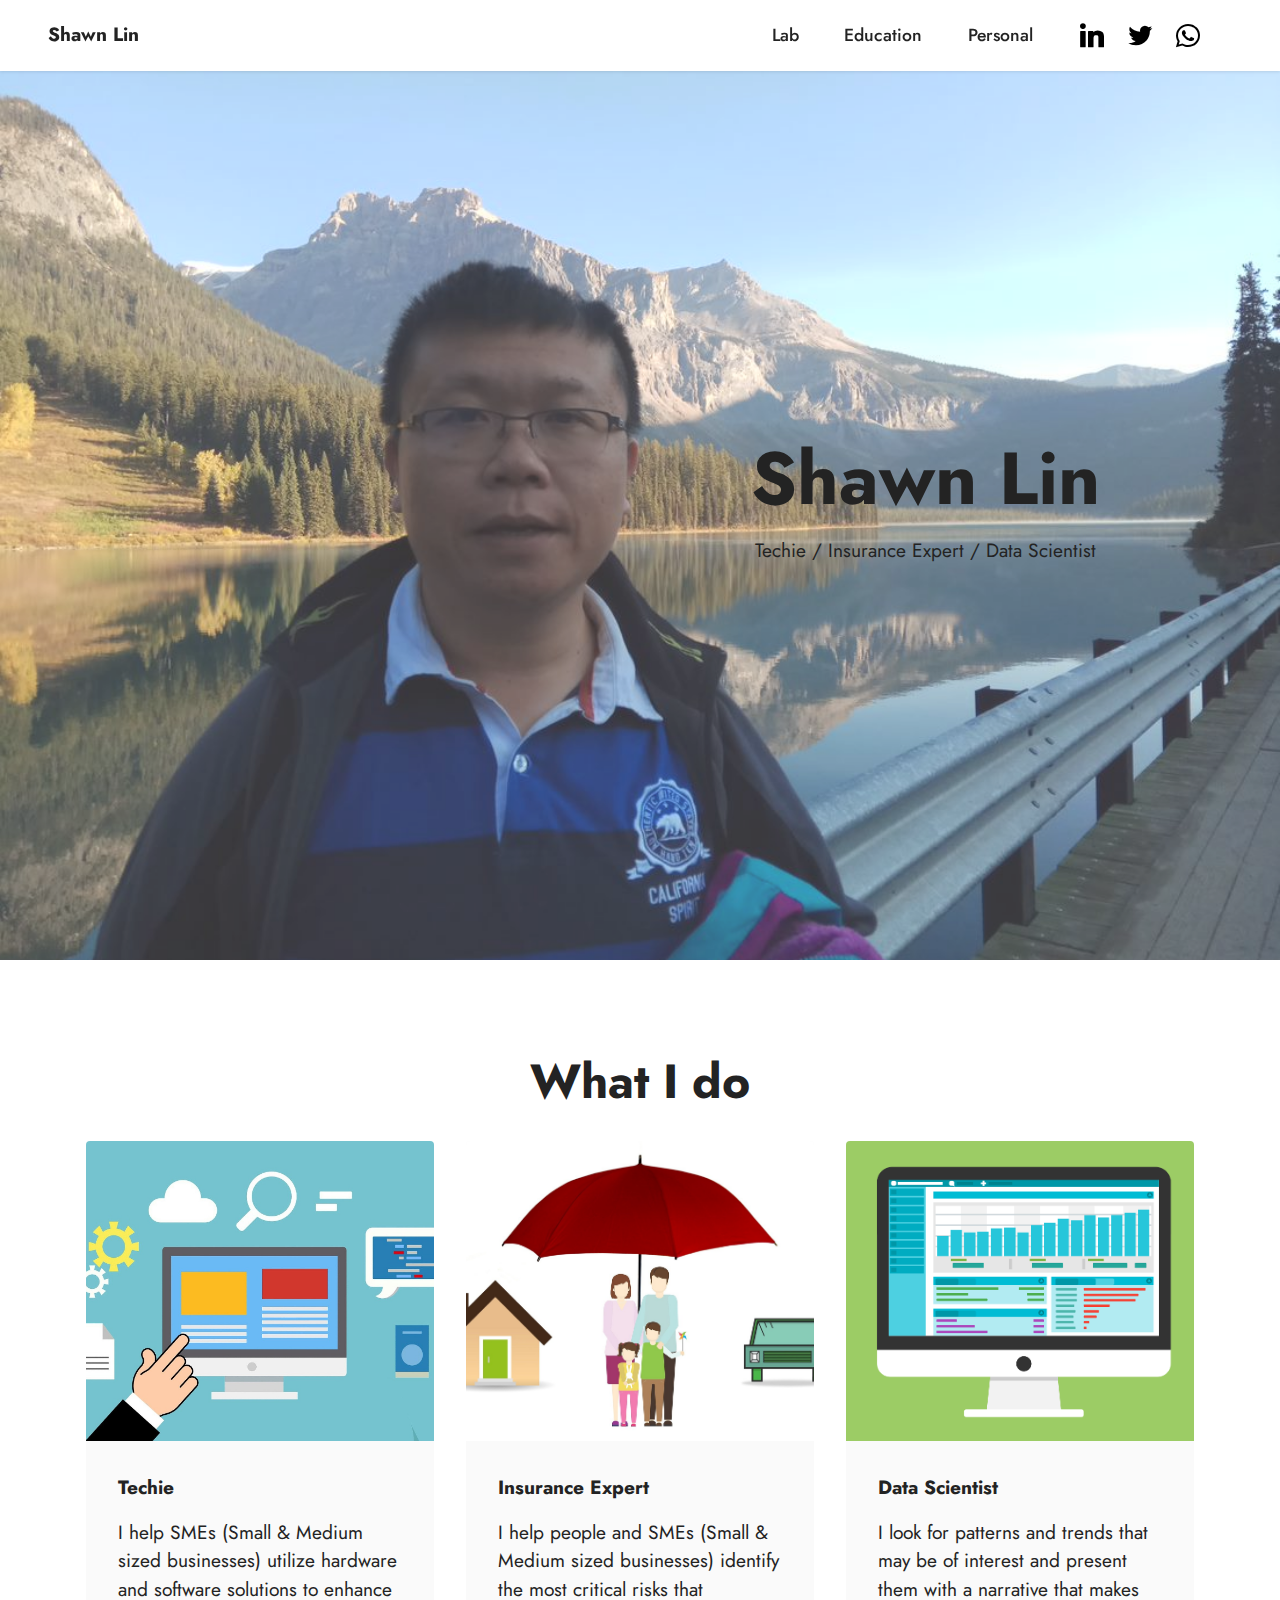
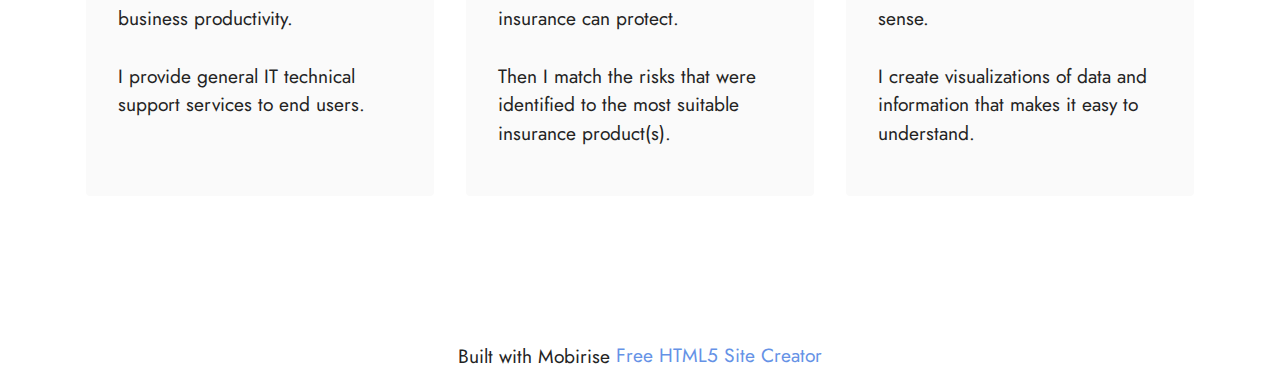
<file: index.html>
<!DOCTYPE html>
<html  >
<head>
  <!-- Site made with Mobirise Website Builder v5.6.11, https://mobirise.com -->
  <meta charset="UTF-8">
  <meta http-equiv="X-UA-Compatible" content="IE=edge">
  <meta name="generator" content="Mobirise v5.6.11, mobirise.com">
  <meta name="twitter:card" content="summary_large_image"/>
  <meta name="twitter:image:src" content="">
  <meta property="og:image" content="">
  <meta name="twitter:title" content="Home">
  <meta name="viewport" content="width=device-width, initial-scale=1, minimum-scale=1">
  <link rel="shortcut icon" href="assets/images/image-138-1.jpg" type="image/x-icon">
  <meta name="description" content="Shawn Lin">
  
  
  <title>Home</title>
  <link rel="stylesheet" href="assets/bootstrap/css/bootstrap.min.css">
  <link rel="stylesheet" href="assets/bootstrap/css/bootstrap-grid.min.css">
  <link rel="stylesheet" href="assets/bootstrap/css/bootstrap-reboot.min.css">
  <link rel="stylesheet" href="assets/dropdown/css/style.css">
  <link rel="stylesheet" href="assets/socicon/css/styles.css">
  <link rel="stylesheet" href="assets/theme/css/style.css">
  <link rel="preload" href="https://fonts.googleapis.com/css?family=Jost:100,200,300,400,500,600,700,800,900,100i,200i,300i,400i,500i,600i,700i,800i,900i&display=swap" as="style" onload="this.onload=null;this.rel='stylesheet'">
  <noscript><link rel="stylesheet" href="https://fonts.googleapis.com/css?family=Jost:100,200,300,400,500,600,700,800,900,100i,200i,300i,400i,500i,600i,700i,800i,900i&display=swap"></noscript>
  <link rel="preload" as="style" href="assets/mobirise/css/mbr-additional.css"><link rel="stylesheet" href="assets/mobirise/css/mbr-additional.css" type="text/css">
  
  
  
  
</head>
<body>
  
  <section data-bs-version="5.1" class="menu menu3 cid-sBx16R9ynh" once="menu" id="menu3-0">
    
    <nav class="navbar navbar-dropdown navbar-fixed-top navbar-expand-lg">
        <div class="container-fluid">
            <div class="navbar-brand">
                
                <span class="navbar-caption-wrap"><a class="navbar-caption text-black text-primary display-7" href="https://shawn.name/">Shawn Lin</a></span>
            </div>
            <button class="navbar-toggler" type="button" data-toggle="collapse" data-bs-toggle="collapse" data-target="#navbarSupportedContent" data-bs-target="#navbarSupportedContent" aria-controls="navbarNavAltMarkup" aria-expanded="false" aria-label="Toggle navigation">
                <div class="hamburger">
                    <span></span>
                    <span></span>
                    <span></span>
                    <span></span>
                </div>
            </button>
            <div class="collapse navbar-collapse" id="navbarSupportedContent">
                <ul class="navbar-nav nav-dropdown nav-right" data-app-modern-menu="true"><li class="nav-item"><a class="nav-link link text-black text-primary display-4" href="lab.html">Lab</a></li>
                    <li class="nav-item"><a class="nav-link link text-black text-primary display-4" href="edu.html">Education</a>
                    </li><li class="nav-item"><a class="nav-link link text-black text-primary display-4" href="personal.html">Personal</a></li></ul>
                <div class="icons-menu">
                    <a class="iconfont-wrapper" href="https://www.linkedin.com/in/linshawn/" target="_blank">
                        <span class="p-2 mbr-iconfont socicon-linkedin socicon"></span>
                    </a>
                    <a class="iconfont-wrapper" href="https://twitter.com/stslin" target="_blank">
                        <span class="p-2 mbr-iconfont socicon-twitter socicon"></span>
                    </a>
                    <a class="iconfont-wrapper" href="https://wa.me/886960407953" target="_blank">
                        <span class="p-2 mbr-iconfont socicon-whatsapp socicon"></span>
                    </a>
                    
                </div>
                
            </div>
        </div>
    </nav>
</section>

<section data-bs-version="5.1" class="header3 cid-sBx4Qnuj8O mbr-fullscreen" id="header3-1">

    

    <div class="mbr-overlay" style="opacity: 0.2; background-color: rgb(255, 255, 255);"></div>

    <div class="align-center container">
        <div class="row justify-content-end">
            <div class="col-12 col-lg-6">
                <h1 class="mbr-section-title mbr-fonts-style mb-3 display-1"><strong>Shawn Lin</strong></h1>
                
                <p class="mbr-text mbr-fonts-style display-7">Techie / Insurance Expert / Data Scientist</p>
                
            </div>
        </div>
    </div>
</section>

<section data-bs-version="5.1" class="features3 cid-sBxaUKzcGr" id="features3-2">
    
    
    <div class="container">
        <div class="mbr-section-head">
            <h4 class="mbr-section-title mbr-fonts-style align-center mb-0 display-2"><strong>What I do</strong></h4>
            
        </div>
        <div class="row mt-4">
            <div class="item features-image сol-12 col-md-6 col-lg-4">
                <div class="item-wrapper">
                    <div class="item-img">
                        <img src="assets/images/mbr-4.jpeg" alt="Techie/Information Technology">
                    </div>
                    <div class="item-content">
                        <h5 class="item-title mbr-fonts-style display-7"><strong>Techie</strong></h5>
                        
                        <p class="mbr-text mbr-fonts-style mt-3 display-7">I help SMEs (Small &amp; Medium sized businesses) utilize hardware and software solutions to enhance business productivity.<br><br>I provide general IT technical support services to end users.&nbsp;</p>
                    </div>
                    
                </div>
            </div>
            <div class="item features-image сol-12 col-md-6 col-lg-4">
                <div class="item-wrapper">
                    <div class="item-img">
                        <img src="assets/images/mbr-5.jpg" alt="Operations">
                    </div>
                    <div class="item-content">
                        <h5 class="item-title mbr-fonts-style display-7"><strong>Insurance Expert</strong></h5>
                        
                        <p class="mbr-text mbr-fonts-style mt-3 display-7">I help people and SMEs&nbsp;(Small &amp; Medium sized businesses) identify the most critical risks that insurance can protect.<br><br>Then I match the risks that were identified to the most suitable insurance product(s).</p>
                    </div>
                    
                </div>
            </div>
            <div class="item features-image сol-12 col-md-6 col-lg-4">
                <div class="item-wrapper">
                    <div class="item-img">
                        <img src="assets/images/mbr-4.png" alt="Translate">
                    </div>
                    <div class="item-content">
                        <h5 class="item-title mbr-fonts-style display-7"><strong>Data Scientist</strong></h5>
                        
                        <p class="mbr-text mbr-fonts-style mt-3 display-7">I look for patterns and trends that may be of interest and present them with a narrative that makes sense.<br><br>I create visualizations of data and information that makes it easy to understand.</p>
                    </div>
                    
                </div>
            </div>
        </div>
    </div>
</section><section class="display-7" style="padding: 0;align-items: center;justify-content: center;flex-wrap: wrap;    align-content: center;display: flex;position: relative;height: 4rem;"><a href="https://mobiri.se/2517482" style="flex: 1 1;height: 4rem;position: absolute;width: 100%;z-index: 1;"><img alt="" style="height: 4rem;" src="[data-uri]"></a><p style="margin: 0;text-align: center;" class="display-7">Built with Mobirise &#8204;</p><a style="z-index:1" href="https://mobirise.com/html-builder.html">Free HTML5 Site Creator</a></section><script src="assets/bootstrap/js/bootstrap.bundle.min.js"></script>  <script src="assets/smoothscroll/smooth-scroll.js"></script>  <script src="assets/ytplayer/index.js"></script>  <script src="assets/dropdown/js/navbar-dropdown.js"></script>  <script src="assets/theme/js/script.js"></script>  
  
  
</body>
</html>
</file>
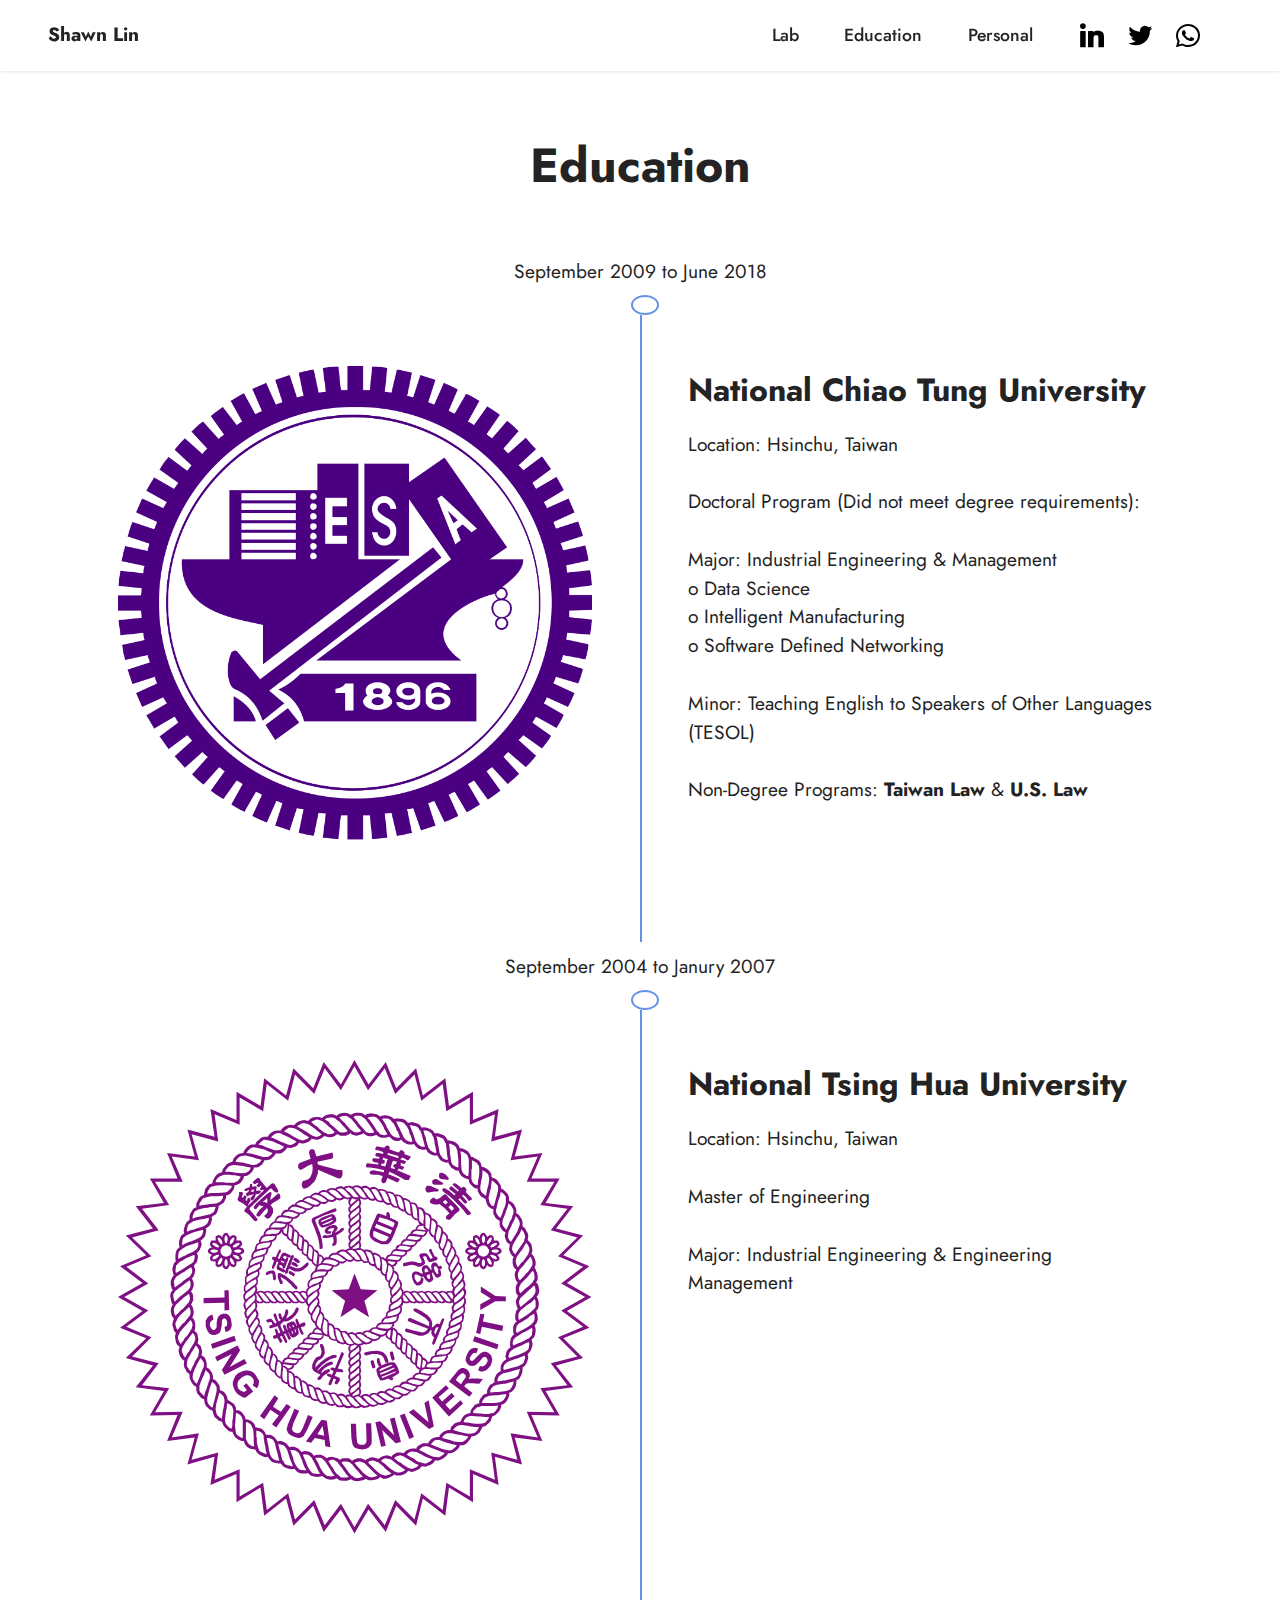
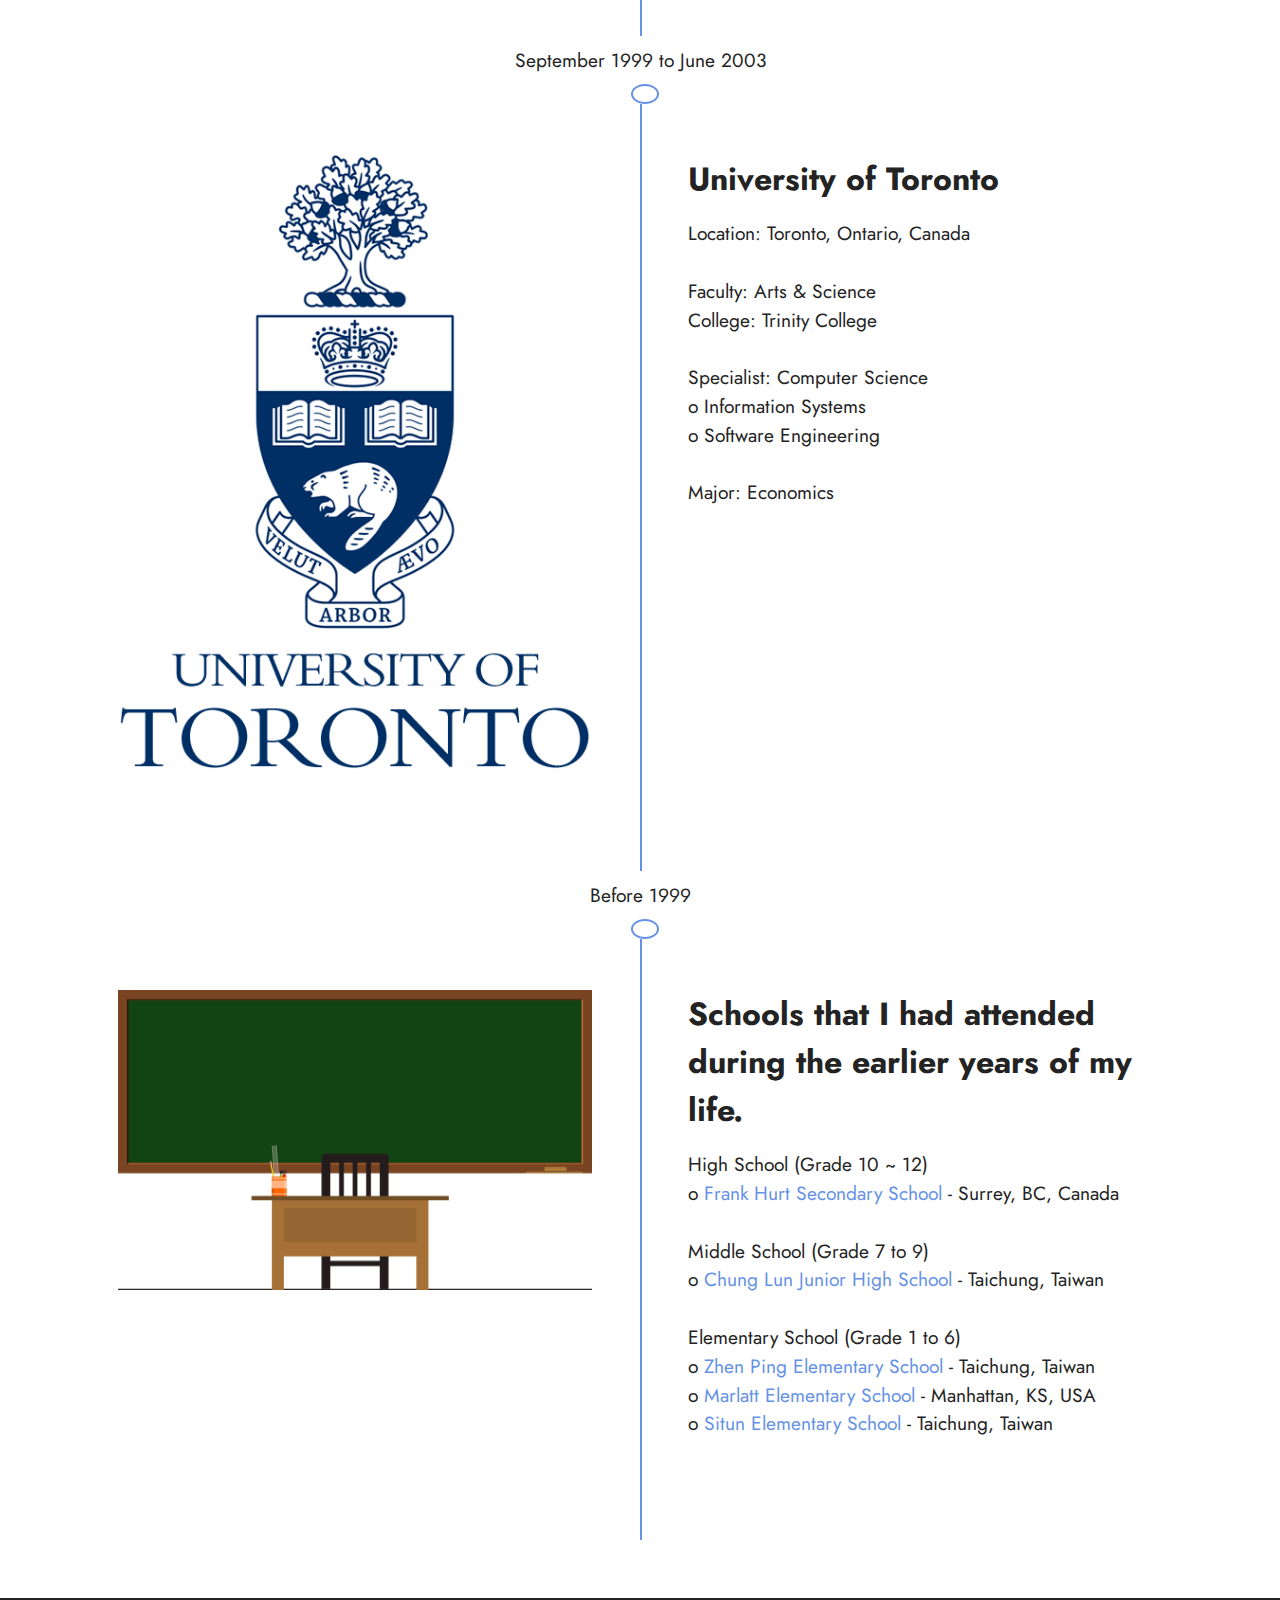
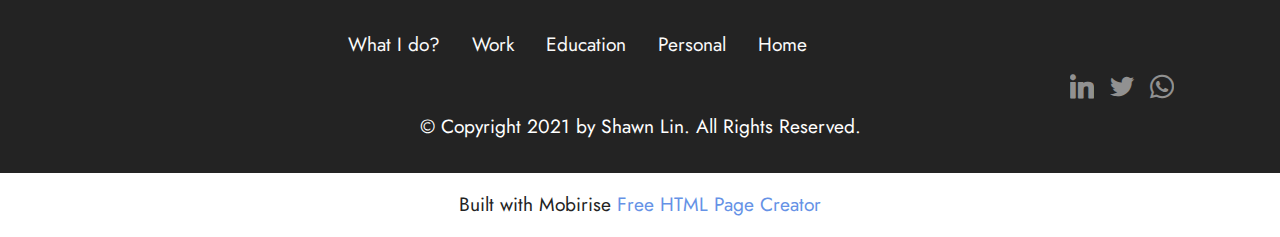
<file: edu.html>
<!DOCTYPE html>
<html  >
<head>
  <!-- Site made with Mobirise Website Builder v5.6.11, https://mobirise.com -->
  <meta charset="UTF-8">
  <meta http-equiv="X-UA-Compatible" content="IE=edge">
  <meta name="generator" content="Mobirise v5.6.11, mobirise.com">
  <meta name="twitter:card" content="summary_large_image"/>
  <meta name="twitter:image:src" content="">
  <meta property="og:image" content="">
  <meta name="twitter:title" content="Education">
  <meta name="viewport" content="width=device-width, initial-scale=1, minimum-scale=1">
  <link rel="shortcut icon" href="assets/images/image-138-1.jpg" type="image/x-icon">
  <meta name="description" content="">
  
  
  <title>Education</title>
  <link rel="stylesheet" href="assets/bootstrap/css/bootstrap.min.css">
  <link rel="stylesheet" href="assets/bootstrap/css/bootstrap-grid.min.css">
  <link rel="stylesheet" href="assets/bootstrap/css/bootstrap-reboot.min.css">
  <link rel="stylesheet" href="assets/dropdown/css/style.css">
  <link rel="stylesheet" href="assets/socicon/css/styles.css">
  <link rel="stylesheet" href="assets/theme/css/style.css">
  <link rel="preload" href="https://fonts.googleapis.com/css?family=Jost:100,200,300,400,500,600,700,800,900,100i,200i,300i,400i,500i,600i,700i,800i,900i&display=swap" as="style" onload="this.onload=null;this.rel='stylesheet'">
  <noscript><link rel="stylesheet" href="https://fonts.googleapis.com/css?family=Jost:100,200,300,400,500,600,700,800,900,100i,200i,300i,400i,500i,600i,700i,800i,900i&display=swap"></noscript>
  <link rel="preload" as="style" href="assets/mobirise/css/mbr-additional.css"><link rel="stylesheet" href="assets/mobirise/css/mbr-additional.css" type="text/css">
  
  
  
  
</head>
<body>
  
  <section data-bs-version="5.1" class="menu menu3 cid-sBx16R9ynh" once="menu" id="menu3-p">
    
    <nav class="navbar navbar-dropdown navbar-fixed-top navbar-expand-lg">
        <div class="container-fluid">
            <div class="navbar-brand">
                
                <span class="navbar-caption-wrap"><a class="navbar-caption text-black text-primary display-7" href="https://shawn.name/">Shawn Lin</a></span>
            </div>
            <button class="navbar-toggler" type="button" data-toggle="collapse" data-bs-toggle="collapse" data-target="#navbarSupportedContent" data-bs-target="#navbarSupportedContent" aria-controls="navbarNavAltMarkup" aria-expanded="false" aria-label="Toggle navigation">
                <div class="hamburger">
                    <span></span>
                    <span></span>
                    <span></span>
                    <span></span>
                </div>
            </button>
            <div class="collapse navbar-collapse" id="navbarSupportedContent">
                <ul class="navbar-nav nav-dropdown nav-right" data-app-modern-menu="true"><li class="nav-item"><a class="nav-link link text-black text-primary display-4" href="lab.html">Lab</a></li>
                    <li class="nav-item"><a class="nav-link link text-black text-primary display-4" href="edu.html">Education</a>
                    </li><li class="nav-item"><a class="nav-link link text-black text-primary display-4" href="personal.html">Personal</a></li></ul>
                <div class="icons-menu">
                    <a class="iconfont-wrapper" href="https://www.linkedin.com/in/linshawn/" target="_blank">
                        <span class="p-2 mbr-iconfont socicon-linkedin socicon"></span>
                    </a>
                    <a class="iconfont-wrapper" href="https://twitter.com/stslin" target="_blank">
                        <span class="p-2 mbr-iconfont socicon-twitter socicon"></span>
                    </a>
                    <a class="iconfont-wrapper" href="https://wa.me/886960407953" target="_blank">
                        <span class="p-2 mbr-iconfont socicon-whatsapp socicon"></span>
                    </a>
                    
                </div>
                
            </div>
        </div>
    </nav>
</section>

<section data-bs-version="5.1" class="timeline3 cid-sByjevcbNC" id="timeline3-w">
    
    
    <div class="container">
        <div class="mbr-section-head">
            <h3 class="mbr-section-title mbr-fonts-style align-center mb-0 display-2">
                <strong>Education</strong></h3>
            
        </div>
        <div class="timelines-container mt-4">
            <div class="row timeline-element first-separline mb-5">
                <div class="timeline-date col-12">
                    <div class="timeline-date-wrapper">
                        <p class="mbr-timeline-date display-7">
                            September 2009 to June 2018</p>
                    </div>
                </div>
                <span class="iconBackground"></span>
                <div class="col-12 col-md-6">
                    <div class="image-wrapper">
                        <a href="https://www.nctu.edu.tw/en" target="_blank"><img src="assets/images/800px-nctu-emblem.svg.png" alt="National Chiao Tung University" title=""></a>
                    </div>
                </div>
                <div class="col-12 col-md-6">
                    <div class="timeline-text-wrapper">
                        <h4 class="mbr-timeline-title mbr-fonts-style mb-0 display-5">
                            <strong>National Chiao Tung University</strong></h4>
                        <p class="mbr-text mbr-fonts-style mt-3 mb-0 display-7">Location: Hsinchu, Taiwan<br><br>Doctoral Program (Did not meet degree requirements):<br><br>Major: Industrial Engineering &amp; Management<br>o	Data Science<br>o Intelligent Manufacturing<br>o Software Defined Networking<br><br>Minor: Teaching English to Speakers of Other Languages (TESOL)<br><br>Non-Degree Programs: <strong>Taiwan Law</strong> &amp; <strong>U.S. Law</strong><br></p>
                    </div>
                </div>
            </div>
            <div class="row timeline-element first-separline mb-5">
                <div class="timeline-date col-12">
                    <div class="timeline-date-wrapper">
                        <p class="mbr-timeline-date display-7">
                            September 2004 to Janury 2007</p>
                    </div>
                </div>
                <span class="iconBackground"></span>
                <div class="col-12 col-md-6">
                    <div class="image-wrapper">
                        <a href="http://nthu-en.site.nthu.edu.tw/" target="_blank"><img src="assets/images/the-logo-of-national-tsing-hua-university.svg" alt="National Tsing Hua University" title=""></a>
                    </div>
                </div>
                <div class="col-12 col-md-6">
                    <div class="timeline-text-wrapper">
                        <h4 class="mbr-timeline-title mbr-fonts-style mb-0 display-5">
                            <strong>National Tsing Hua University</strong></h4>
                        <p class="mbr-text mbr-fonts-style mt-3 mb-0 display-7">Location: Hsinchu, Taiwan<br><br>Master of Engineering<br><br>Major: Industrial Engineering &amp; Engineering Management<br></p>
                    </div>
                </div>
            </div>
            <div class="row timeline-element first-separline mb-5">
                <div class="timeline-date col-12">
                    <div class="timeline-date-wrapper">
                        <p class="mbr-timeline-date display-7">
                            September 1999 to June 2003</p>
                    </div>
                </div>
                <span class="iconBackground"></span>
                <div class="col-12 col-md-6">
                    <div class="image-wrapper">
                        <a href="https://www.utoronto.ca/" target="_blank"><img src="assets/images/uoftlogo.png" alt="University of Toronto" title=""></a>
                    </div>
                </div>
                <div class="col-12 col-md-6">
                    <div class="timeline-text-wrapper">
                        <h4 class="mbr-timeline-title mbr-fonts-style mb-0 display-5">
                            <strong>University of Toronto</strong></h4>
                        <p class="mbr-text mbr-fonts-style mt-3 mb-0 display-7">Location: Toronto, Ontario, Canada<br><br>Faculty: Arts &amp; Science<br>College: Trinity College<br><br>Specialist: Computer Science<br>o Information Systems<br>o Software Engineering<br><br>Major: Economics<br></p>
                    </div>
                </div>
            </div>
            <div class="row timeline-element first-separline mb-5">
                <div class="timeline-date col-12">
                    <div class="timeline-date-wrapper">
                        <p class="mbr-timeline-date display-7">Before 1999</p>
                    </div>
                </div>
                <span class="iconBackground"></span>
                <div class="col-12 col-md-6">
                    <div class="image-wrapper">
                        <img src="assets/images/mbr-3.png" alt="Schools" title="">
                    </div>
                </div>
                <div class="col-12 col-md-6">
                    <div class="timeline-text-wrapper">
                        <h4 class="mbr-timeline-title mbr-fonts-style mb-0 display-5">
                            <strong>Schools that I had attended during the earlier years of my life.</strong></h4>
                        <p class="mbr-text mbr-fonts-style mt-3 mb-0 display-7">
                            High School (Grade 10 ~ 12)<br>o	<a href="https://www.surreyschools.ca/schools/frankhurt/Pages/default.aspx" class="text-primary" target="_blank">Frank Hurt Secondary School</a> - Surrey, BC, Canada<br><br>Middle School (Grade 7 to 9)<br>o <a href="https://cljh.tc.edu.tw/" class="text-primary" target="_blank">Chung Lun Junior High School</a> - Taichung, Taiwan<br><br>Elementary School (Grade 1 to 6)<br>o <a href="https://zpes.tc.edu.tw/" class="text-primary" target="_blank">Zhen Ping Elementary School </a>- Taichung, Taiwan<br>o <a href="https://www.usd383.org/schools/elementary-schools/marlatt-elementary-school/about-us-1029" class="text-primary" target="_blank">Marlatt Elementary School </a>- Manhattan, KS, USA<br>o <a href="https://stes.tc.edu.tw/" class="text-primary" target="_blank">Situn Elementary School</a> - Taichung, Taiwan<br></p>
                    </div>
                </div>
            </div>
            
            
            
            
            
            
            
            
        </div>
    </div>
</section>

<section data-bs-version="5.1" class="footer3 cid-sBxZduYo3B" once="footers" id="footer3-q">

    

    

    <div class="container">
        <div class="media-container-row align-center mbr-white">
            <div class="row row-links">
                <ul class="foot-menu">
                    
                    
                    
                    
                    
                <li class="foot-menu-item mbr-fonts-style display-7">
                        <a class="text-white text-primary" href="what.html">What I do?
                    </a></li><li class="foot-menu-item mbr-fonts-style display-7"><a href="work.html" class="text-white">Work</a></li><li class="foot-menu-item mbr-fonts-style display-7">
                        <a class="text-white text-primary" href="edu.html">Education</a>
                    </li><li class="foot-menu-item mbr-fonts-style display-7">
                        <a class="text-white text-primary" href="personal.html">Personal</a>
                    </li><li class="foot-menu-item mbr-fonts-style display-7"><a href="index.html" class="text-white">Home</a>&nbsp; &nbsp; &nbsp; &nbsp; &nbsp; &nbsp; &nbsp; &nbsp; &nbsp; &nbsp; &nbsp;</li></ul>
            </div>
            <div class="row social-row">
                <div class="social-list align-right pb-2">
                    
                    
                    
                    
                    
                    
                <div class="soc-item">
                        <a href="https://www.linkedin.com/in/linshawn/" target="_blank">
                            <span class="mbr-iconfont mbr-iconfont-social socicon-linkedin socicon"></span>
                        </a>
                    </div><div class="soc-item">
                        <a href="https://twitter.com/stslin" target="_blank">
                            <span class="mbr-iconfont mbr-iconfont-social socicon-twitter socicon"></span>
                        </a>
                    </div><div class="soc-item">
                        <a href="https://wa.me/886960407953" target="_blank">
                            <span class="mbr-iconfont mbr-iconfont-social socicon-whatsapp socicon"></span>
                        </a>
                    </div></div>
            </div>
            <div class="row row-copirayt">
                <p class="mbr-text mb-0 mbr-fonts-style mbr-white align-center display-7">
                    © Copyright 2021 by Shawn Lin. All Rights Reserved.
                </p>
            </div>
        </div>
    </div>
</section><section class="display-7" style="padding: 0;align-items: center;justify-content: center;flex-wrap: wrap;    align-content: center;display: flex;position: relative;height: 4rem;"><a href="https://mobiri.se/2517482" style="flex: 1 1;height: 4rem;position: absolute;width: 100%;z-index: 1;"><img alt="" style="height: 4rem;" src="[data-uri]"></a><p style="margin: 0;text-align: center;" class="display-7">Built with Mobirise &#8204;</p><a style="z-index:1" href="https://mobirise.com/html-builder.html">Free HTML Page Creator</a></section><script src="assets/bootstrap/js/bootstrap.bundle.min.js"></script>  <script src="assets/smoothscroll/smooth-scroll.js"></script>  <script src="assets/ytplayer/index.js"></script>  <script src="assets/dropdown/js/navbar-dropdown.js"></script>  <script src="assets/theme/js/script.js"></script>  
  
  
</body>
</html>
</file>
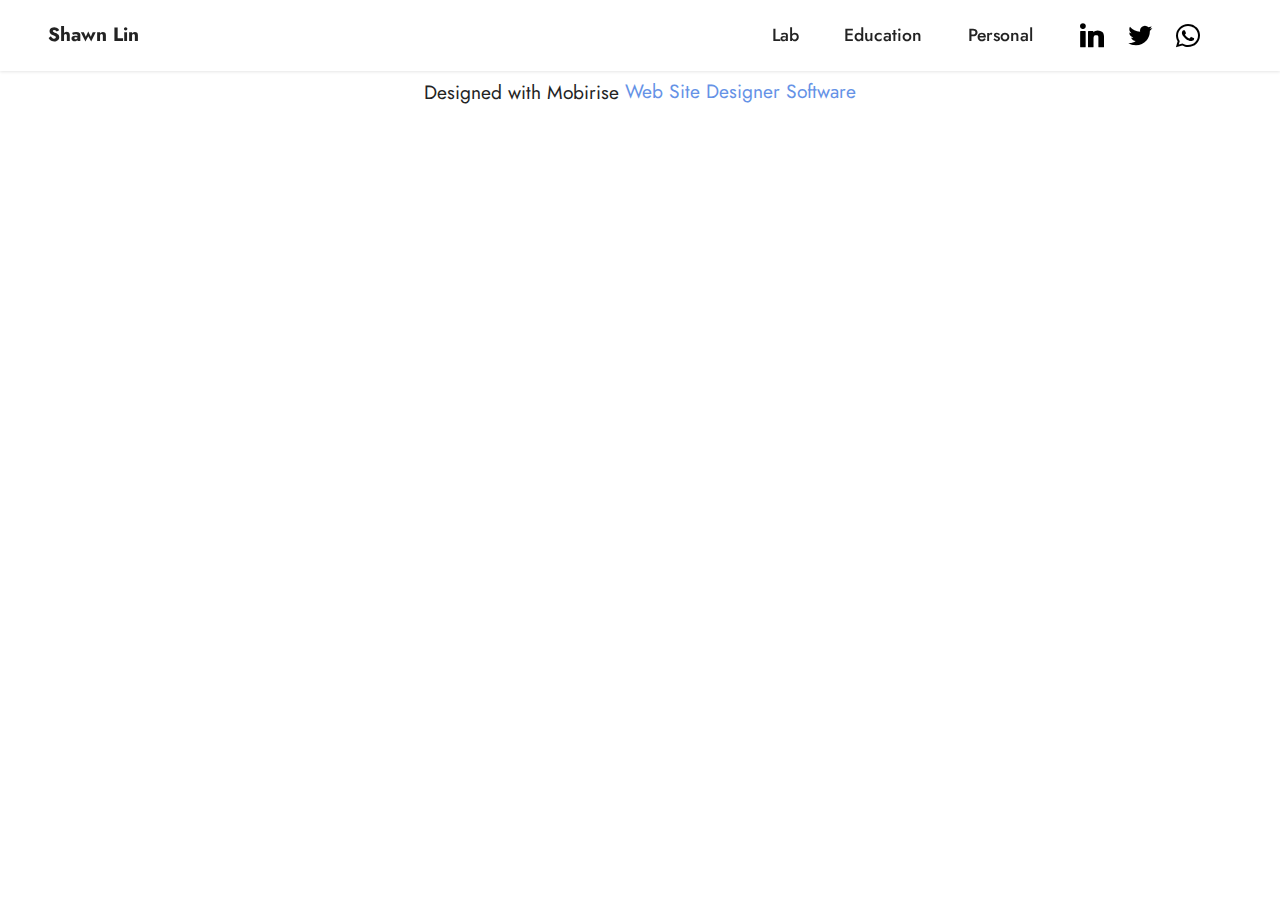
<file: lab.html>
<!DOCTYPE html>
<html  >
<head>
  <!-- Site made with Mobirise Website Builder v5.6.11, https://mobirise.com -->
  <meta charset="UTF-8">
  <meta http-equiv="X-UA-Compatible" content="IE=edge">
  <meta name="generator" content="Mobirise v5.6.11, mobirise.com">
  <meta name="twitter:card" content="summary_large_image"/>
  <meta name="twitter:image:src" content="">
  <meta property="og:image" content="">
  <meta name="twitter:title" content="Lab">
  <meta name="viewport" content="width=device-width, initial-scale=1, minimum-scale=1">
  <link rel="shortcut icon" href="assets/images/image-138-1.jpg" type="image/x-icon">
  <meta name="description" content="">
  
  
  <title>Lab</title>
  <link rel="stylesheet" href="assets/bootstrap/css/bootstrap.min.css">
  <link rel="stylesheet" href="assets/bootstrap/css/bootstrap-grid.min.css">
  <link rel="stylesheet" href="assets/bootstrap/css/bootstrap-reboot.min.css">
  <link rel="stylesheet" href="assets/dropdown/css/style.css">
  <link rel="stylesheet" href="assets/socicon/css/styles.css">
  <link rel="stylesheet" href="assets/theme/css/style.css">
  <link rel="preload" href="https://fonts.googleapis.com/css?family=Jost:100,200,300,400,500,600,700,800,900,100i,200i,300i,400i,500i,600i,700i,800i,900i&display=swap" as="style" onload="this.onload=null;this.rel='stylesheet'">
  <noscript><link rel="stylesheet" href="https://fonts.googleapis.com/css?family=Jost:100,200,300,400,500,600,700,800,900,100i,200i,300i,400i,500i,600i,700i,800i,900i&display=swap"></noscript>
  <link rel="preload" as="style" href="assets/mobirise/css/mbr-additional.css"><link rel="stylesheet" href="assets/mobirise/css/mbr-additional.css" type="text/css">
  
  
  
  
</head>
<body>
  
  <section data-bs-version="5.1" class="menu menu3 cid-sBx16R9ynh" once="menu" id="menu3-n">
    
    <nav class="navbar navbar-dropdown navbar-fixed-top navbar-expand-lg">
        <div class="container-fluid">
            <div class="navbar-brand">
                
                <span class="navbar-caption-wrap"><a class="navbar-caption text-black text-primary display-7" href="https://shawn.name/">Shawn Lin</a></span>
            </div>
            <button class="navbar-toggler" type="button" data-toggle="collapse" data-bs-toggle="collapse" data-target="#navbarSupportedContent" data-bs-target="#navbarSupportedContent" aria-controls="navbarNavAltMarkup" aria-expanded="false" aria-label="Toggle navigation">
                <div class="hamburger">
                    <span></span>
                    <span></span>
                    <span></span>
                    <span></span>
                </div>
            </button>
            <div class="collapse navbar-collapse" id="navbarSupportedContent">
                <ul class="navbar-nav nav-dropdown nav-right" data-app-modern-menu="true"><li class="nav-item"><a class="nav-link link text-black text-primary display-4" href="lab.html">Lab</a></li>
                    <li class="nav-item"><a class="nav-link link text-black text-primary display-4" href="edu.html">Education</a>
                    </li><li class="nav-item"><a class="nav-link link text-black text-primary display-4" href="personal.html">Personal</a></li></ul>
                <div class="icons-menu">
                    <a class="iconfont-wrapper" href="https://www.linkedin.com/in/linshawn/" target="_blank">
                        <span class="p-2 mbr-iconfont socicon-linkedin socicon"></span>
                    </a>
                    <a class="iconfont-wrapper" href="https://twitter.com/stslin" target="_blank">
                        <span class="p-2 mbr-iconfont socicon-twitter socicon"></span>
                    </a>
                    <a class="iconfont-wrapper" href="https://wa.me/886960407953" target="_blank">
                        <span class="p-2 mbr-iconfont socicon-whatsapp socicon"></span>
                    </a>
                    
                </div>
                
            </div>
        </div>
    </nav>
</section><section class="display-7" style="padding: 0;align-items: center;justify-content: center;flex-wrap: wrap;    align-content: center;display: flex;position: relative;height: 4rem;"><a href="https://mobiri.se/2517482" style="flex: 1 1;height: 4rem;position: absolute;width: 100%;z-index: 1;"><img alt="" style="height: 4rem;" src="[data-uri]"></a><p style="margin: 0;text-align: center;" class="display-7">Designed with Mobirise &#8204;</p><a style="z-index:1" href="https://mobirise.com/website-design-software.html">Web Site Designer Software</a></section><script src="assets/bootstrap/js/bootstrap.bundle.min.js"></script>  <script src="assets/smoothscroll/smooth-scroll.js"></script>  <script src="assets/ytplayer/index.js"></script>  <script src="assets/dropdown/js/navbar-dropdown.js"></script>  <script src="assets/theme/js/script.js"></script>  
  
  
</body>
</html>
</file>
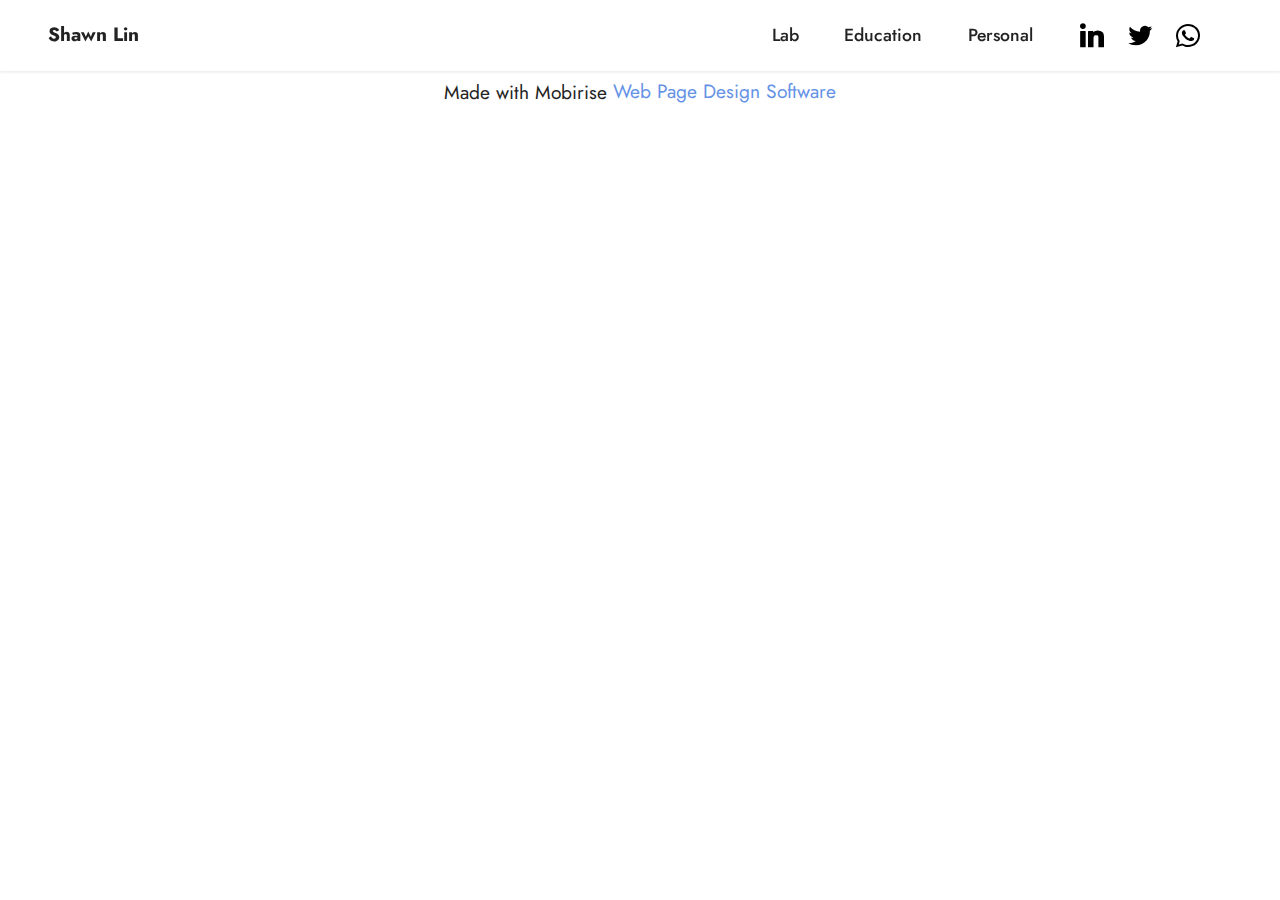
<file: personal.html>
<!DOCTYPE html>
<html  >
<head>
  <!-- Site made with Mobirise Website Builder v5.6.11, https://mobirise.com -->
  <meta charset="UTF-8">
  <meta http-equiv="X-UA-Compatible" content="IE=edge">
  <meta name="generator" content="Mobirise v5.6.11, mobirise.com">
  <meta name="twitter:card" content="summary_large_image"/>
  <meta name="twitter:image:src" content="">
  <meta property="og:image" content="">
  <meta name="twitter:title" content="Personal">
  <meta name="viewport" content="width=device-width, initial-scale=1, minimum-scale=1">
  <link rel="shortcut icon" href="assets/images/image-138-1.jpg" type="image/x-icon">
  <meta name="description" content="">
  
  
  <title>Personal</title>
  <link rel="stylesheet" href="assets/bootstrap/css/bootstrap.min.css">
  <link rel="stylesheet" href="assets/bootstrap/css/bootstrap-grid.min.css">
  <link rel="stylesheet" href="assets/bootstrap/css/bootstrap-reboot.min.css">
  <link rel="stylesheet" href="assets/dropdown/css/style.css">
  <link rel="stylesheet" href="assets/socicon/css/styles.css">
  <link rel="stylesheet" href="assets/theme/css/style.css">
  <link rel="preload" href="https://fonts.googleapis.com/css?family=Jost:100,200,300,400,500,600,700,800,900,100i,200i,300i,400i,500i,600i,700i,800i,900i&display=swap" as="style" onload="this.onload=null;this.rel='stylesheet'">
  <noscript><link rel="stylesheet" href="https://fonts.googleapis.com/css?family=Jost:100,200,300,400,500,600,700,800,900,100i,200i,300i,400i,500i,600i,700i,800i,900i&display=swap"></noscript>
  <link rel="preload" as="style" href="assets/mobirise/css/mbr-additional.css"><link rel="stylesheet" href="assets/mobirise/css/mbr-additional.css" type="text/css">
  
  
  
  
</head>
<body>
  
  <section data-bs-version="5.1" class="menu menu3 cid-sBx16R9ynh" once="menu" id="menu3-r">
    
    <nav class="navbar navbar-dropdown navbar-fixed-top navbar-expand-lg">
        <div class="container-fluid">
            <div class="navbar-brand">
                
                <span class="navbar-caption-wrap"><a class="navbar-caption text-black text-primary display-7" href="https://shawn.name/">Shawn Lin</a></span>
            </div>
            <button class="navbar-toggler" type="button" data-toggle="collapse" data-bs-toggle="collapse" data-target="#navbarSupportedContent" data-bs-target="#navbarSupportedContent" aria-controls="navbarNavAltMarkup" aria-expanded="false" aria-label="Toggle navigation">
                <div class="hamburger">
                    <span></span>
                    <span></span>
                    <span></span>
                    <span></span>
                </div>
            </button>
            <div class="collapse navbar-collapse" id="navbarSupportedContent">
                <ul class="navbar-nav nav-dropdown nav-right" data-app-modern-menu="true"><li class="nav-item"><a class="nav-link link text-black text-primary display-4" href="lab.html">Lab</a></li>
                    <li class="nav-item"><a class="nav-link link text-black text-primary display-4" href="edu.html">Education</a>
                    </li><li class="nav-item"><a class="nav-link link text-black text-primary display-4" href="personal.html">Personal</a></li></ul>
                <div class="icons-menu">
                    <a class="iconfont-wrapper" href="https://www.linkedin.com/in/linshawn/" target="_blank">
                        <span class="p-2 mbr-iconfont socicon-linkedin socicon"></span>
                    </a>
                    <a class="iconfont-wrapper" href="https://twitter.com/stslin" target="_blank">
                        <span class="p-2 mbr-iconfont socicon-twitter socicon"></span>
                    </a>
                    <a class="iconfont-wrapper" href="https://wa.me/886960407953" target="_blank">
                        <span class="p-2 mbr-iconfont socicon-whatsapp socicon"></span>
                    </a>
                    
                </div>
                
            </div>
        </div>
    </nav>
</section><section class="display-7" style="padding: 0;align-items: center;justify-content: center;flex-wrap: wrap;    align-content: center;display: flex;position: relative;height: 4rem;"><a href="https://mobiri.se/2517482" style="flex: 1 1;height: 4rem;position: absolute;width: 100%;z-index: 1;"><img alt="" style="height: 4rem;" src="[data-uri]"></a><p style="margin: 0;text-align: center;" class="display-7">Made with Mobirise &#8204;</p><a style="z-index:1" href="https://mobirise.com/website-design-software.html">Web Page Design Software</a></section><script src="assets/bootstrap/js/bootstrap.bundle.min.js"></script>  <script src="assets/smoothscroll/smooth-scroll.js"></script>  <script src="assets/ytplayer/index.js"></script>  <script src="assets/dropdown/js/navbar-dropdown.js"></script>  <script src="assets/theme/js/script.js"></script>  
  
  
</body>
</html>
</file>
<file: assets/dropdown/css/style.css>
.navbar-dropdown {
  left: 0;
  padding: 0;
  position: absolute;
  right: 0;
  top: 0;
  transition: all 0.45s ease;
  z-index: 1030;
  background: #282828; }
  .navbar-dropdown .navbar-logo {
    margin-right: 0.8rem;
    transition: margin 0.3s ease-in-out;
    vertical-align: middle; }
    .navbar-dropdown .navbar-logo img {
      height: 3.125rem;
      transition: all 0.3s ease-in-out; }
    .navbar-dropdown .navbar-logo.mbr-iconfont {
      font-size: 3.125rem;
      line-height: 3.125rem; }
  .navbar-dropdown .navbar-caption {
    font-weight: 700;
    white-space: normal;
    vertical-align: -4px;
    line-height: 3.125rem !important; }
    .navbar-dropdown .navbar-caption, .navbar-dropdown .navbar-caption:hover {
      color: inherit;
      text-decoration: none; }
  .navbar-dropdown .mbr-iconfont + .navbar-caption {
    vertical-align: -1px; }
  .navbar-dropdown.navbar-fixed-top {
    position: fixed; }
  .navbar-dropdown .navbar-brand span {
    vertical-align: -4px; }
  .navbar-dropdown.bg-color.transparent {
    background: none; }
  .navbar-dropdown.navbar-short .navbar-brand {
    padding: 0.625rem 0; }
    .navbar-dropdown.navbar-short .navbar-brand span {
      vertical-align: -1px; }
  .navbar-dropdown.navbar-short .navbar-caption {
    line-height: 2.375rem !important;
    vertical-align: -2px; }
  .navbar-dropdown.navbar-short .navbar-logo {
    margin-right: 0.5rem; }
    .navbar-dropdown.navbar-short .navbar-logo img {
      height: 2.375rem; }
    .navbar-dropdown.navbar-short .navbar-logo.mbr-iconfont {
      font-size: 2.375rem;
      line-height: 2.375rem; }
  .navbar-dropdown.navbar-short .mbr-table-cell {
    height: 3.625rem; }
  .navbar-dropdown .navbar-close {
    left: 0.6875rem;
    position: fixed;
    top: 0.75rem;
    z-index: 1000; }
  .navbar-dropdown .hamburger-icon {
    content: "";
    display: inline-block;
    vertical-align: middle;
    width: 16px;
    -webkit-box-shadow: 0 -6px 0 1px #282828,0 0 0 1px #282828,0 6px 0 1px #282828;
    -moz-box-shadow: 0 -6px 0 1px #282828,0 0 0 1px #282828,0 6px 0 1px #282828;
    box-shadow: 0 -6px 0 1px #282828,0 0 0 1px #282828,0 6px 0 1px #282828; }

.dropdown-menu .dropdown-toggle[data-toggle="dropdown-submenu"]::after {
  border-bottom: 0.35em solid transparent;
  border-left: 0.35em solid;
  border-right: 0;
  border-top: 0.35em solid transparent;
  margin-left: 0.3rem; }

.dropdown-menu .dropdown-item:focus {
  outline: 0; }

.nav-dropdown {
  font-size: 0.75rem;
  font-weight: 500;
  height: auto !important; }
  .nav-dropdown .nav-btn {
    padding-left: 1rem; }
  .nav-dropdown .link {
    margin: .667em 1.667em;
    font-weight: 500;
    padding: 0;
    transition: color .2s ease-in-out; }
    .nav-dropdown .link.dropdown-toggle {
      margin-right: 2.583em; }
      .nav-dropdown .link.dropdown-toggle::after {
        margin-left: .25rem;
        border-top: 0.35em solid;
        border-right: 0.35em solid transparent;
        border-left: 0.35em solid transparent;
        border-bottom: 0; }
      .nav-dropdown .link.dropdown-toggle[aria-expanded="true"] {
        margin: 0;
        padding: 0.667em 3.263em  0.667em 1.667em; }
  .nav-dropdown .link::after,
  .nav-dropdown .dropdown-item::after {
    color: inherit; }
  .nav-dropdown .btn {
    font-size: 0.75rem;
    font-weight: 700;
    letter-spacing: 0;
    margin-bottom: 0;
    padding-left: 1.25rem;
    padding-right: 1.25rem; }
  .nav-dropdown .dropdown-menu {
    border-radius: 0;
    border: 0;
    left: 0;
    margin: 0;
    padding-bottom: 1.25rem;
    padding-top: 1.25rem;
    position: relative; }
  .nav-dropdown .dropdown-submenu {
    margin-left: 0.125rem;
    top: 0; }
  .nav-dropdown .dropdown-item {
    font-weight: 500;
    line-height: 2;
    padding: 0.3846em 4.615em 0.3846em 1.5385em;
    position: relative;
    transition: color .2s ease-in-out, background-color .2s ease-in-out; }
    .nav-dropdown .dropdown-item::after {
      margin-top: -0.3077em;
      position: absolute;
      right: 1.1538em;
      top: 50%; }
    .nav-dropdown .dropdown-item:focus, .nav-dropdown .dropdown-item:hover {
      background: none; }

@media (max-width: 767px) {
  .nav-dropdown.navbar-toggleable-sm {
    bottom: 0;
    display: none;
    left: 0;
    overflow-x: hidden;
    position: fixed;
    top: 0;
    transform: translateX(-100%);
    -ms-transform: translateX(-100%);
    -webkit-transform: translateX(-100%);
    width: 18.75rem;
    z-index: 999; } }
.nav-dropdown.navbar-toggleable-xl {
  bottom: 0;
  display: none;
  left: 0;
  overflow-x: hidden;
  position: fixed;
  top: 0;
  transform: translateX(-100%);
  -ms-transform: translateX(-100%);
  -webkit-transform: translateX(-100%);
  width: 18.75rem;
  z-index: 999; }

.nav-dropdown-sm {
  display: block !important;
  overflow-x: hidden;
  overflow: auto;
  padding-top: 3.875rem; }
  .nav-dropdown-sm::after {
    content: "";
    display: block;
    height: 3rem;
    width: 100%; }
  .nav-dropdown-sm.collapse.in ~ .navbar-close {
    display: block !important; }
  .nav-dropdown-sm.collapsing, .nav-dropdown-sm.collapse.in {
    transform: translateX(0);
    -ms-transform: translateX(0);
    -webkit-transform: translateX(0);
    transition: all 0.25s ease-out;
    -webkit-transition: all 0.25s ease-out;
    background: #282828; }
  .nav-dropdown-sm.collapsing[aria-expanded="false"] {
    transform: translateX(-100%);
    -ms-transform: translateX(-100%);
    -webkit-transform: translateX(-100%); }
  .nav-dropdown-sm .nav-item {
    display: block;
    margin-left: 0 !important;
    padding-left: 0; }
  .nav-dropdown-sm .link,
  .nav-dropdown-sm .dropdown-item {
    border-top: 1px dotted rgba(255, 255, 255, 0.1);
    font-size: 0.8125rem;
    line-height: 1.6;
    margin: 0 !important;
    padding: 0.875rem 2.4rem 0.875rem 1.5625rem !important;
    position: relative;
    white-space: normal; }
    .nav-dropdown-sm .link:focus, .nav-dropdown-sm .link:hover,
    .nav-dropdown-sm .dropdown-item:focus,
    .nav-dropdown-sm .dropdown-item:hover {
      background: rgba(0, 0, 0, 0.2) !important;
      color: #c0a375; }
  .nav-dropdown-sm .nav-btn {
    position: relative;
    padding: 1.5625rem 1.5625rem 0 1.5625rem; }
    .nav-dropdown-sm .nav-btn::before {
      border-top: 1px dotted rgba(255, 255, 255, 0.1);
      content: "";
      left: 0;
      position: absolute;
      top: 0;
      width: 100%; }
    .nav-dropdown-sm .nav-btn + .nav-btn {
      padding-top: 0.625rem; }
      .nav-dropdown-sm .nav-btn + .nav-btn::before {
        display: none; }
  .nav-dropdown-sm .btn {
    padding: 0.625rem 0; }
  .nav-dropdown-sm .dropdown-toggle[data-toggle="dropdown-submenu"]::after {
    margin-left: .25rem;
    border-top: 0.35em solid;
    border-right: 0.35em solid transparent;
    border-left: 0.35em solid transparent;
    border-bottom: 0; }
  .nav-dropdown-sm .dropdown-toggle[data-toggle="dropdown-submenu"][aria-expanded="true"]::after {
    border-top: 0;
    border-right: 0.35em solid transparent;
    border-left: 0.35em solid transparent;
    border-bottom: 0.35em solid; }
  .nav-dropdown-sm .dropdown-menu {
    margin: 0;
    padding: 0;
    position: relative;
    top: 0;
    left: 0;
    width: 100%;
    border: 0;
    float: none;
    border-radius: 0;
    background: none; }
  .nav-dropdown-sm .dropdown-submenu {
    left: 100%;
    margin-left: 0.125rem;
    margin-top: -1.25rem;
    top: 0; }

.navbar-toggleable-sm .nav-dropdown .dropdown-menu {
  position: absolute; }

.navbar-toggleable-sm .nav-dropdown .dropdown-submenu {
  left: 100%;
  margin-left: 0.125rem;
  margin-top: -1.25rem;
  top: 0; }

.navbar-toggleable-sm.opened .nav-dropdown .dropdown-menu {
  position: relative; }

.navbar-toggleable-sm.opened .nav-dropdown .dropdown-submenu {
  left: 0;
  margin-left: 00rem;
  margin-top: 0rem;
  top: 0; }

.is-builder .nav-dropdown.collapsing {
  transition: none !important; }
</file>
<file: assets/socicon/css/styles.css>
@charset "UTF-8";

@font-face {
  font-family: 'Socicon';
  src:  url('../fonts/socicon.eot');
  src:  url('../fonts/socicon.eot?#iefix') format('embedded-opentype'),
    url('../fonts/socicon.woff2') format('woff2'),
    url('../fonts/socicon.ttf') format('truetype'),
    url('../fonts/socicon.woff') format('woff'),
    url('../fonts/socicon.svg#socicon') format('svg');
  font-weight: normal;
  font-style: normal;
  font-display: swap;
}

[data-icon]:before {
  font-family: "socicon" !important;
  content: attr(data-icon);
  font-style: normal !important;
  font-weight: normal !important;
  font-variant: normal !important;
  text-transform: none !important;
  speak: none;
  line-height: 1;
  -webkit-font-smoothing: antialiased;
  -moz-osx-font-smoothing: grayscale;
}

[class^="socicon-"], [class*=" socicon-"] {
  /* use !important to prevent issues with browser extensions that change fonts */
  font-family: 'Socicon' !important;
  speak: none;
  font-style: normal;
  font-weight: normal;
  font-variant: normal;
  text-transform: none;
  line-height: 1;

  /* Better Font Rendering =========== */
  -webkit-font-smoothing: antialiased;
  -moz-osx-font-smoothing: grayscale;
}

.socicon-eitaa:before {
  content: "\e97c";
}
.socicon-soroush:before {
  content: "\e97d";
}
.socicon-bale:before {
  content: "\e97e";
}
.socicon-zazzle:before {
  content: "\e97b";
}
.socicon-society6:before {
  content: "\e97a";
}
.socicon-redbubble:before {
  content: "\e979";
}
.socicon-avvo:before {
  content: "\e978";
}
.socicon-stitcher:before {
  content: "\e977";
}
.socicon-googlehangouts:before {
  content: "\e974";
}
.socicon-dlive:before {
  content: "\e975";
}
.socicon-vsco:before {
  content: "\e976";
}
.socicon-flipboard:before {
  content: "\e973";
}
.socicon-ubuntu:before {
  content: "\e958";
}
.socicon-artstation:before {
  content: "\e959";
}
.socicon-invision:before {
  content: "\e95a";
}
.socicon-torial:before {
  content: "\e95b";
}
.socicon-collectorz:before {
  content: "\e95c";
}
.socicon-seenthis:before {
  content: "\e95d";
}
.socicon-googleplaymusic:before {
  content: "\e95e";
}
.socicon-debian:before {
  content: "\e95f";
}
.socicon-filmfreeway:before {
  content: "\e960";
}
.socicon-gnome:before {
  content: "\e961";
}
.socicon-itchio:before {
  content: "\e962";
}
.socicon-jamendo:before {
  content: "\e963";
}
.socicon-mix:before {
  content: "\e964";
}
.socicon-sharepoint:before {
  content: "\e965";
}
.socicon-tinder:before {
  content: "\e966";
}
.socicon-windguru:before {
  content: "\e967";
}
.socicon-cdbaby:before {
  content: "\e968";
}
.socicon-elementaryos:before {
  content: "\e969";
}
.socicon-stage32:before {
  content: "\e96a";
}
.socicon-tiktok:before {
  content: "\e96b";
}
.socicon-gitter:before {
  content: "\e96c";
}
.socicon-letterboxd:before {
  content: "\e96d";
}
.socicon-threema:before {
  content: "\e96e";
}
.socicon-splice:before {
  content: "\e96f";
}
.socicon-metapop:before {
  content: "\e970";
}
.socicon-naver:before {
  content: "\e971";
}
.socicon-remote:before {
  content: "\e972";
}
.socicon-internet:before {
  content: "\e957";
}
.socicon-moddb:before {
  content: "\e94b";
}
.socicon-indiedb:before {
  content: "\e94c";
}
.socicon-traxsource:before {
  content: "\e94d";
}
.socicon-gamefor:before {
  content: "\e94e";
}
.socicon-pixiv:before {
  content: "\e94f";
}
.socicon-myanimelist:before {
  content: "\e950";
}
.socicon-blackberry:before {
  content: "\e951";
}
.socicon-wickr:before {
  content: "\e952";
}
.socicon-spip:before {
  content: "\e953";
}
.socicon-napster:before {
  content: "\e954";
}
.socicon-beatport:before {
  content: "\e955";
}
.socicon-hackerone:before {
  content: "\e956";
}
.socicon-hackernews:before {
  content: "\e946";
}
.socicon-smashwords:before {
  content: "\e947";
}
.socicon-kobo:before {
  content: "\e948";
}
.socicon-bookbub:before {
  content: "\e949";
}
.socicon-mailru:before {
  content: "\e94a";
}
.socicon-gitlab:before {
  content: "\e945";
}
.socicon-instructables:before {
  content: "\e944";
}
.socicon-portfolio:before {
  content: "\e943";
}
.socicon-codered:before {
  content: "\e940";
}
.socicon-origin:before {
  content: "\e941";
}
.socicon-nextdoor:before {
  content: "\e942";
}
.socicon-udemy:before {
  content: "\e93f";
}
.socicon-livemaster:before {
  content: "\e93e";
}
.socicon-crunchbase:before {
  content: "\e93b";
}
.socicon-homefy:before {
  content: "\e93c";
}
.socicon-calendly:before {
  content: "\e93d";
}
.socicon-realtor:before {
  content: "\e90f";
}
.socicon-tidal:before {
  content: "\e910";
}
.socicon-qobuz:before {
  content: "\e911";
}
.socicon-natgeo:before {
  content: "\e912";
}
.socicon-mastodon:before {
  content: "\e913";
}
.socicon-unsplash:before {
  content: "\e914";
}
.socicon-homeadvisor:before {
  content: "\e915";
}
.socicon-angieslist:before {
  content: "\e916";
}
.socicon-codepen:before {
  content: "\e917";
}
.socicon-slack:before {
  content: "\e918";
}
.socicon-openaigym:before {
  content: "\e919";
}
.socicon-logmein:before {
  content: "\e91a";
}
.socicon-fiverr:before {
  content: "\e91b";
}
.socicon-gotomeeting:before {
  content: "\e91c";
}
.socicon-aliexpress:before {
  content: "\e91d";
}
.socicon-guru:before {
  content: "\e91e";
}
.socicon-appstore:before {
  content: "\e91f";
}
.socicon-homes:before {
  content: "\e920";
}
.socicon-zoom:before {
  content: "\e921";
}
.socicon-alibaba:before {
  content: "\e922";
}
.socicon-craigslist:before {
  content: "\e923";
}
.socicon-wix:before {
  content: "\e924";
}
.socicon-redfin:before {
  content: "\e925";
}
.socicon-googlecalendar:before {
  content: "\e926";
}
.socicon-shopify:before {
  content: "\e927";
}
.socicon-freelancer:before {
  content: "\e928";
}
.socicon-seedrs:before {
  content: "\e929";
}
.socicon-bing:before {
  content: "\e92a";
}
.socicon-doodle:before {
  content: "\e92b";
}
.socicon-bonanza:before {
  content: "\e92c";
}
.socicon-squarespace:before {
  content: "\e92d";
}
.socicon-toptal:before {
  content: "\e92e";
}
.socicon-gust:before {
  content: "\e92f";
}
.socicon-ask:before {
  content: "\e930";
}
.socicon-trulia:before {
  content: "\e931";
}
.socicon-loomly:before {
  content: "\e932";
}
.socicon-ghost:before {
  content: "\e933";
}
.socicon-upwork:before {
  content: "\e934";
}
.socicon-fundable:before {
  content: "\e935";
}
.socicon-booking:before {
  content: "\e936";
}
.socicon-googlemaps:before {
  content: "\e937";
}
.socicon-zillow:before {
  content: "\e938";
}
.socicon-niconico:before {
  content: "\e939";
}
.socicon-toneden:before {
  content: "\e93a";
}
.socicon-augment:before {
  content: "\e908";
}
.socicon-bitbucket:before {
  content: "\e909";
}
.socicon-fyuse:before {
  content: "\e90a";
}
.socicon-yt-gaming:before {
  content: "\e90b";
}
.socicon-sketchfab:before {
  content: "\e90c";
}
.socicon-mobcrush:before {
  content: "\e90d";
}
.socicon-microsoft:before {
  content: "\e90e";
}
.socicon-pandora:before {
  content: "\e907";
}
.socicon-messenger:before {
  content: "\e906";
}
.socicon-gamewisp:before {
  content: "\e905";
}
.socicon-bloglovin:before {
  content: "\e904";
}
.socicon-tunein:before {
  content: "\e903";
}
.socicon-gamejolt:before {
  content: "\e901";
}
.socicon-trello:before {
  content: "\e902";
}
.socicon-spreadshirt:before {
  content: "\e900";
}
.socicon-500px:before {
  content: "\e000";
}
.socicon-8tracks:before {
  content: "\e001";
}
.socicon-airbnb:before {
  content: "\e002";
}
.socicon-alliance:before {
  content: "\e003";
}
.socicon-amazon:before {
  content: "\e004";
}
.socicon-amplement:before {
  content: "\e005";
}
.socicon-android:before {
  content: "\e006";
}
.socicon-angellist:before {
  content: "\e007";
}
.socicon-apple:before {
  content: "\e008";
}
.socicon-appnet:before {
  content: "\e009";
}
.socicon-baidu:before {
  content: "\e00a";
}
.socicon-bandcamp:before {
  content: "\e00b";
}
.socicon-battlenet:before {
  content: "\e00c";
}
.socicon-mixer:before {
  content: "\e00d";
}
.socicon-bebee:before {
  content: "\e00e";
}
.socicon-bebo:before {
  content: "\e00f";
}
.socicon-behance:before {
  content: "\e010";
}
.socicon-blizzard:before {
  content: "\e011";
}
.socicon-blogger:before {
  content: "\e012";
}
.socicon-buffer:before {
  content: "\e013";
}
.socicon-chrome:before {
  content: "\e014";
}
.socicon-coderwall:before {
  content: "\e015";
}
.socicon-curse:before {
  content: "\e016";
}
.socicon-dailymotion:before {
  content: "\e017";
}
.socicon-deezer:before {
  content: "\e018";
}
.socicon-delicious:before {
  content: "\e019";
}
.socicon-deviantart:before {
  content: "\e01a";
}
.socicon-diablo:before {
  content: "\e01b";
}
.socicon-digg:before {
  content: "\e01c";
}
.socicon-discord:before {
  content: "\e01d";
}
.socicon-disqus:before {
  content: "\e01e";
}
.socicon-douban:before {
  content: "\e01f";
}
.socicon-draugiem:before {
  content: "\e020";
}
.socicon-dribbble:before {
  content: "\e021";
}
.socicon-drupal:before {
  content: "\e022";
}
.socicon-ebay:before {
  content: "\e023";
}
.socicon-ello:before {
  content: "\e024";
}
.socicon-endomodo:before {
  content: "\e025";
}
.socicon-envato:before {
  content: "\e026";
}
.socicon-etsy:before {
  content: "\e027";
}
.socicon-facebook:before {
  content: "\e028";
}
.socicon-feedburner:before {
  content: "\e029";
}
.socicon-filmweb:before {
  content: "\e02a";
}
.socicon-firefox:before {
  content: "\e02b";
}
.socicon-flattr:before {
  content: "\e02c";
}
.socicon-flickr:before {
  content: "\e02d";
}
.socicon-formulr:before {
  content: "\e02e";
}
.socicon-forrst:before {
  content: "\e02f";
}
.socicon-foursquare:before {
  content: "\e030";
}
.socicon-friendfeed:before {
  content: "\e031";
}
.socicon-github:before {
  content: "\e032";
}
.socicon-goodreads:before {
  content: "\e033";
}
.socicon-google:before {
  content: "\e034";
}
.socicon-googlescholar:before {
  content: "\e035";
}
.socicon-googlegroups:before {
  content: "\e036";
}
.socicon-googlephotos:before {
  content: "\e037";
}
.socicon-googleplus:before {
  content: "\e038";
}
.socicon-grooveshark:before {
  content: "\e039";
}
.socicon-hackerrank:before {
  content: "\e03a";
}
.socicon-hearthstone:before {
  content: "\e03b";
}
.socicon-hellocoton:before {
  content: "\e03c";
}
.socicon-heroes:before {
  content: "\e03d";
}
.socicon-smashcast:before {
  content: "\e03e";
}
.socicon-horde:before {
  content: "\e03f";
}
.socicon-houzz:before {
  content: "\e040";
}
.socicon-icq:before {
  content: "\e041";
}
.socicon-identica:before {
  content: "\e042";
}
.socicon-imdb:before {
  content: "\e043";
}
.socicon-instagram:before {
  content: "\e044";
}
.socicon-issuu:before {
  content: "\e045";
}
.socicon-istock:before {
  content: "\e046";
}
.socicon-itunes:before {
  content: "\e047";
}
.socicon-keybase:before {
  content: "\e048";
}
.socicon-lanyrd:before {
  content: "\e049";
}
.socicon-lastfm:before {
  content: "\e04a";
}
.socicon-line:before {
  content: "\e04b";
}
.socicon-linkedin:before {
  content: "\e04c";
}
.socicon-livejournal:before {
  content: "\e04d";
}
.socicon-lyft:before {
  content: "\e04e";
}
.socicon-macos:before {
  content: "\e04f";
}
.socicon-mail:before {
  content: "\e050";
}
.socicon-medium:before {
  content: "\e051";
}
.socicon-meetup:before {
  content: "\e052";
}
.socicon-mixcloud:before {
  content: "\e053";
}
.socicon-modelmayhem:before {
  content: "\e054";
}
.socicon-mumble:before {
  content: "\e055";
}
.socicon-myspace:before {
  content: "\e056";
}
.socicon-newsvine:before {
  content: "\e057";
}
.socicon-nintendo:before {
  content: "\e058";
}
.socicon-npm:before {
  content: "\e059";
}
.socicon-odnoklassniki:before {
  content: "\e05a";
}
.socicon-openid:before {
  content: "\e05b";
}
.socicon-opera:before {
  content: "\e05c";
}
.socicon-outlook:before {
  content: "\e05d";
}
.socicon-overwatch:before {
  content: "\e05e";
}
.socicon-patreon:before {
  content: "\e05f";
}
.socicon-paypal:before {
  content: "\e060";
}
.socicon-periscope:before {
  content: "\e061";
}
.socicon-persona:before {
  content: "\e062";
}
.socicon-pinterest:before {
  content: "\e063";
}
.socicon-play:before {
  content: "\e064";
}
.socicon-player:before {
  content: "\e065";
}
.socicon-playstation:before {
  content: "\e066";
}
.socicon-pocket:before {
  content: "\e067";
}
.socicon-qq:before {
  content: "\e068";
}
.socicon-quora:before {
  content: "\e069";
}
.socicon-raidcall:before {
  content: "\e06a";
}
.socicon-ravelry:before {
  content: "\e06b";
}
.socicon-reddit:before {
  content: "\e06c";
}
.socicon-renren:before {
  content: "\e06d";
}
.socicon-researchgate:before {
  content: "\e06e";
}
.socicon-residentadvisor:before {
  content: "\e06f";
}
.socicon-reverbnation:before {
  content: "\e070";
}
.socicon-rss:before {
  content: "\e071";
}
.socicon-sharethis:before {
  content: "\e072";
}
.socicon-skype:before {
  content: "\e073";
}
.socicon-slideshare:before {
  content: "\e074";
}
.socicon-smugmug:before {
  content: "\e075";
}
.socicon-snapchat:before {
  content: "\e076";
}
.socicon-songkick:before {
  content: "\e077";
}
.socicon-soundcloud:before {
  content: "\e078";
}
.socicon-spotify:before {
  content: "\e079";
}
.socicon-stackexchange:before {
  content: "\e07a";
}
.socicon-stackoverflow:before {
  content: "\e07b";
}
.socicon-starcraft:before {
  content: "\e07c";
}
.socicon-stayfriends:before {
  content: "\e07d";
}
.socicon-steam:before {
  content: "\e07e";
}
.socicon-storehouse:before {
  content: "\e07f";
}
.socicon-strava:before {
  content: "\e080";
}
.socicon-streamjar:before {
  content: "\e081";
}
.socicon-stumbleupon:before {
  content: "\e082";
}
.socicon-swarm:before {
  content: "\e083";
}
.socicon-teamspeak:before {
  content: "\e084";
}
.socicon-teamviewer:before {
  content: "\e085";
}
.socicon-technorati:before {
  content: "\e086";
}
.socicon-telegram:before {
  content: "\e087";
}
.socicon-tripadvisor:before {
  content: "\e088";
}
.socicon-tripit:before {
  content: "\e089";
}
.socicon-triplej:before {
  content: "\e08a";
}
.socicon-tumblr:before {
  content: "\e08b";
}
.socicon-twitch:before {
  content: "\e08c";
}
.socicon-twitter:before {
  content: "\e08d";
}
.socicon-uber:before {
  content: "\e08e";
}
.socicon-ventrilo:before {
  content: "\e08f";
}
.socicon-viadeo:before {
  content: "\e090";
}
.socicon-viber:before {
  content: "\e091";
}
.socicon-viewbug:before {
  content: "\e092";
}
.socicon-vimeo:before {
  content: "\e093";
}
.socicon-vine:before {
  content: "\e094";
}
.socicon-vkontakte:before {
  content: "\e095";
}
.socicon-warcraft:before {
  content: "\e096";
}
.socicon-wechat:before {
  content: "\e097";
}
.socicon-weibo:before {
  content: "\e098";
}
.socicon-whatsapp:before {
  content: "\e099";
}
.socicon-wikipedia:before {
  content: "\e09a";
}
.socicon-windows:before {
  content: "\e09b";
}
.socicon-wordpress:before {
  content: "\e09c";
}
.socicon-wykop:before {
  content: "\e09d";
}
.socicon-xbox:before {
  content: "\e09e";
}
.socicon-xing:before {
  content: "\e09f";
}
.socicon-yahoo:before {
  content: "\e0a0";
}
.socicon-yammer:before {
  content: "\e0a1";
}
.socicon-yandex:before {
  content: "\e0a2";
}
.socicon-yelp:before {
  content: "\e0a3";
}
.socicon-younow:before {
  content: "\e0a4";
}
.socicon-youtube:before {
  content: "\e0a5";
}
.socicon-zapier:before {
  content: "\e0a6";
}
.socicon-zerply:before {
  content: "\e0a7";
}
.socicon-zomato:before {
  content: "\e0a8";
}
.socicon-zynga:before {
  content: "\e0a9";
}
</file>
<file: assets/theme/css/style.css>
@charset "UTF-8";
section {
  background-color: #ffffff;
}

body {
  font-style: normal;
  line-height: 1.5;
  font-weight: 400;
  color: #232323;
  position: relative;
}

button {
  background-color: transparent;
  border-color: transparent;
}

section,
.container,
.container-fluid {
  position: relative;
  word-wrap: break-word;
}

a.mbr-iconfont:hover {
  text-decoration: none;
}

.article .lead p,
.article .lead ul,
.article .lead ol,
.article .lead pre,
.article .lead blockquote {
  margin-bottom: 0;
}

a {
  font-style: normal;
  font-weight: 400;
  cursor: pointer;
}
a, a:hover {
  text-decoration: none;
}

.mbr-section-title {
  font-style: normal;
  line-height: 1.3;
}

.mbr-section-subtitle {
  line-height: 1.3;
}

.mbr-text {
  font-style: normal;
  line-height: 1.7;
}

h1,
h2,
h3,
h4,
h5,
h6,
.display-1,
.display-2,
.display-4,
.display-5,
.display-7,
span,
p,
a {
  line-height: 1;
  word-break: break-word;
  word-wrap: break-word;
  font-weight: 400;
}

b,
strong {
  font-weight: bold;
}

input:-webkit-autofill, input:-webkit-autofill:hover, input:-webkit-autofill:focus, input:-webkit-autofill:active {
  transition-delay: 9999s;
  -webkit-transition-property: background-color, color;
  transition-property: background-color, color;
}

textarea[type=hidden] {
  display: none;
}

section {
  background-position: 50% 50%;
  background-repeat: no-repeat;
  background-size: cover;
}
section .mbr-background-video,
section .mbr-background-video-preview {
  position: absolute;
  bottom: 0;
  left: 0;
  right: 0;
  top: 0;
}

.hidden {
  visibility: hidden;
}

.mbr-z-index20 {
  z-index: 20;
}

/*! Base colors */
.mbr-white {
  color: #ffffff;
}

.mbr-black {
  color: #111111;
}

.mbr-bg-white {
  background-color: #ffffff;
}

.mbr-bg-black {
  background-color: #000000;
}

/*! Text-aligns */
.align-left {
  text-align: left;
}

.align-center {
  text-align: center;
}

.align-right {
  text-align: right;
}

/*! Font-weight  */
.mbr-light {
  font-weight: 300;
}

.mbr-regular {
  font-weight: 400;
}

.mbr-semibold {
  font-weight: 500;
}

.mbr-bold {
  font-weight: 700;
}

/*! Media  */
.media-content {
  flex-basis: 100%;
}

.media-container-row {
  display: flex;
  flex-direction: row;
  flex-wrap: wrap;
  justify-content: center;
  align-content: center;
  align-items: start;
}
.media-container-row .media-size-item {
  width: 400px;
}

.media-container-column {
  display: flex;
  flex-direction: column;
  flex-wrap: wrap;
  justify-content: center;
  align-content: center;
  align-items: stretch;
}
.media-container-column > * {
  width: 100%;
}

@media (min-width: 992px) {
  .media-container-row {
    flex-wrap: nowrap;
  }
}
figure {
  margin-bottom: 0;
  overflow: hidden;
}

figure[mbr-media-size] {
  transition: width 0.1s;
}

img,
iframe {
  display: block;
  width: 100%;
}

.card {
  background-color: transparent;
  border: none;
}

.card-box {
  width: 100%;
}

.card-img {
  text-align: center;
  flex-shrink: 0;
  -webkit-flex-shrink: 0;
}

.media {
  max-width: 100%;
  margin: 0 auto;
}

.mbr-figure {
  align-self: center;
}

.media-container > div {
  max-width: 100%;
}

.mbr-figure img,
.card-img img {
  width: 100%;
}

@media (max-width: 991px) {
  .media-size-item {
    width: auto !important;
  }

  .media {
    width: auto;
  }

  .mbr-figure {
    width: 100% !important;
  }
}
/*! Buttons */
.mbr-section-btn {
  margin-left: -0.6rem;
  margin-right: -0.6rem;
  font-size: 0;
}

.btn {
  font-weight: 600;
  border-width: 1px;
  font-style: normal;
  margin: 0.6rem 0.6rem;
  white-space: normal;
  transition: all 0.2s ease-in-out;
  display: inline-flex;
  align-items: center;
  justify-content: center;
  word-break: break-word;
}

.btn-sm {
  font-weight: 600;
  letter-spacing: 0px;
  transition: all 0.3s ease-in-out;
}

.btn-md {
  font-weight: 600;
  letter-spacing: 0px;
  transition: all 0.3s ease-in-out;
}

.btn-lg {
  font-weight: 600;
  letter-spacing: 0px;
  transition: all 0.3s ease-in-out;
}

.btn-form {
  margin: 0;
}
.btn-form:hover {
  cursor: pointer;
}

nav .mbr-section-btn {
  margin-left: 0rem;
  margin-right: 0rem;
}

/*! Btn icon margin */
.btn .mbr-iconfont,
.btn.btn-sm .mbr-iconfont {
  order: 1;
  cursor: pointer;
  margin-left: 0.5rem;
  vertical-align: sub;
}

.btn.btn-md .mbr-iconfont,
.btn.btn-md .mbr-iconfont {
  margin-left: 0.8rem;
}

.mbr-regular {
  font-weight: 400;
}

.mbr-semibold {
  font-weight: 500;
}

.mbr-bold {
  font-weight: 700;
}

[type=submit] {
  -webkit-appearance: none;
}

/*! Full-screen */
.mbr-fullscreen .mbr-overlay {
  min-height: 100vh;
}

.mbr-fullscreen {
  display: flex;
  display: -moz-flex;
  display: -ms-flex;
  display: -o-flex;
  align-items: center;
  min-height: 100vh;
  padding-top: 3rem;
  padding-bottom: 3rem;
}

/*! Map */
.map {
  height: 25rem;
  position: relative;
}
.map iframe {
  width: 100%;
  height: 100%;
}

/*! Scroll to top arrow */
.mbr-arrow-up {
  bottom: 25px;
  right: 90px;
  position: fixed;
  text-align: right;
  z-index: 5000;
  color: #ffffff;
  font-size: 22px;
}

.mbr-arrow-up a {
  background: rgba(0, 0, 0, 0.2);
  border-radius: 50%;
  color: #fff;
  display: inline-block;
  height: 60px;
  width: 60px;
  border: 2px solid #fff;
  outline-style: none !important;
  position: relative;
  text-decoration: none;
  transition: all 0.3s ease-in-out;
  cursor: pointer;
  text-align: center;
}
.mbr-arrow-up a:hover {
  background-color: rgba(0, 0, 0, 0.4);
}
.mbr-arrow-up a i {
  line-height: 60px;
}

.mbr-arrow-up-icon {
  display: block;
  color: #fff;
}

.mbr-arrow-up-icon::before {
  content: "›";
  display: inline-block;
  font-family: serif;
  font-size: 22px;
  line-height: 1;
  font-style: normal;
  position: relative;
  top: 6px;
  left: -4px;
  transform: rotate(-90deg);
}

/*! Arrow Down */
.mbr-arrow {
  position: absolute;
  bottom: 45px;
  left: 50%;
  width: 60px;
  height: 60px;
  cursor: pointer;
  background-color: rgba(80, 80, 80, 0.5);
  border-radius: 50%;
  transform: translateX(-50%);
}
@media (max-width: 767px) {
  .mbr-arrow {
    display: none;
  }
}
.mbr-arrow > a {
  display: inline-block;
  text-decoration: none;
  outline-style: none;
  -webkit-animation: arrowdown 1.7s ease-in-out infinite;
          animation: arrowdown 1.7s ease-in-out infinite;
  color: #ffffff;
}
.mbr-arrow > a > i {
  position: absolute;
  top: -2px;
  left: 15px;
  font-size: 2rem;
}

#scrollToTop a i::before {
  content: "";
  position: absolute;
  display: block;
  border-bottom: 2.5px solid #fff;
  border-left: 2.5px solid #fff;
  width: 27.8%;
  height: 27.8%;
  left: 50%;
  top: 51%;
  transform: translateY(-30%) translateX(-50%) rotate(135deg);
}

@keyframes arrowdown {
  0% {
    transform: translateY(0px);
  }
  50% {
    transform: translateY(-5px);
  }
  100% {
    transform: translateY(0px);
  }
}
@-webkit-keyframes arrowdown {
  0% {
    transform: translateY(0px);
  }
  50% {
    transform: translateY(-5px);
  }
  100% {
    transform: translateY(0px);
  }
}
@media (max-width: 500px) {
  .mbr-arrow-up {
    left: 0;
    right: 0;
    text-align: center;
  }
}
/*Gradients animation*/
@keyframes gradient-animation {
  from {
    background-position: 0% 100%;
    -webkit-animation-timing-function: ease-in-out;
            animation-timing-function: ease-in-out;
  }
  to {
    background-position: 100% 0%;
    -webkit-animation-timing-function: ease-in-out;
            animation-timing-function: ease-in-out;
  }
}
@-webkit-keyframes gradient-animation {
  from {
    background-position: 0% 100%;
    -webkit-animation-timing-function: ease-in-out;
            animation-timing-function: ease-in-out;
  }
  to {
    background-position: 100% 0%;
    -webkit-animation-timing-function: ease-in-out;
            animation-timing-function: ease-in-out;
  }
}
.bg-gradient {
  background-size: 200% 200%;
  animation: gradient-animation 5s infinite alternate;
  -webkit-animation: gradient-animation 5s infinite alternate;
}

.menu .navbar-brand {
  display: -webkit-flex;
}
.menu .navbar-brand span {
  display: flex;
  display: -webkit-flex;
}
.menu .navbar-brand .navbar-caption-wrap {
  display: -webkit-flex;
}
.menu .navbar-brand .navbar-logo img {
  display: -webkit-flex;
  width: auto;
}
@media (min-width: 768px) and (max-width: 991px) {
  .menu .navbar-toggleable-sm .navbar-nav {
    display: -ms-flexbox;
  }
}
@media (max-width: 991px) {
  .menu .navbar-collapse {
    max-height: 93.5vh;
  }
  .menu .navbar-collapse.show {
    overflow: auto;
  }
}
@media (min-width: 992px) {
  .menu .navbar-nav.nav-dropdown {
    display: -webkit-flex;
  }
  .menu .navbar-toggleable-sm .navbar-collapse {
    display: -webkit-flex !important;
  }
  .menu .collapsed .navbar-collapse {
    max-height: 93.5vh;
  }
  .menu .collapsed .navbar-collapse.show {
    overflow: auto;
  }
}
@media (max-width: 767px) {
  .menu .navbar-collapse {
    max-height: 80vh;
  }
}

.nav-link .mbr-iconfont {
  margin-right: 0.5rem;
}

.navbar {
  display: -webkit-flex;
  -webkit-flex-wrap: wrap;
  -webkit-align-items: center;
  -webkit-justify-content: space-between;
}

.navbar-collapse {
  -webkit-flex-basis: 100%;
  -webkit-flex-grow: 1;
  -webkit-align-items: center;
}

.nav-dropdown .link {
  padding: 0.667em 1.667em !important;
  margin: 0 !important;
}

.nav {
  display: -webkit-flex;
  -webkit-flex-wrap: wrap;
}

.row {
  display: -webkit-flex;
  -webkit-flex-wrap: wrap;
}

.justify-content-center {
  -webkit-justify-content: center;
}

.form-inline {
  display: -webkit-flex;
}

.card-wrapper {
  -webkit-flex: 1;
}

.carousel-control {
  z-index: 10;
  display: -webkit-flex;
}

.carousel-controls {
  display: -webkit-flex;
}

.media {
  display: -webkit-flex;
}

.form-group:focus {
  outline: none;
}

.jq-selectbox__select {
  padding: 7px 0;
  position: relative;
}

.jq-selectbox__dropdown {
  overflow: hidden;
  border-radius: 10px;
  position: absolute;
  top: 100%;
  left: 0 !important;
  width: 100% !important;
}

.jq-selectbox__trigger-arrow {
  right: 0;
  transform: translateY(-50%);
}

.jq-selectbox li {
  padding: 1.07em 0.5em;
}

input[type=range] {
  padding-left: 0 !important;
  padding-right: 0 !important;
}

.modal-dialog,
.modal-content {
  height: 100%;
}

.modal-dialog .carousel-inner {
  height: calc(100vh - 1.75rem);
}
@media (max-width: 575px) {
  .modal-dialog .carousel-inner {
    height: calc(100vh - 1rem);
  }
}

.carousel-item {
  text-align: center;
}

.carousel-item img {
  margin: auto;
}

.navbar-toggler {
  align-self: flex-start;
  padding: 0.25rem 0.75rem;
  font-size: 1.25rem;
  line-height: 1;
  background: transparent;
  border: 1px solid transparent;
  border-radius: 0.25rem;
}

.navbar-toggler:focus,
.navbar-toggler:hover {
  text-decoration: none;
  box-shadow: none;
}

.navbar-toggler-icon {
  display: inline-block;
  width: 1.5em;
  height: 1.5em;
  vertical-align: middle;
  content: "";
  background: no-repeat center center;
  background-size: 100% 100%;
}

.navbar-toggler-left {
  position: absolute;
  left: 1rem;
}

.navbar-toggler-right {
  position: absolute;
  right: 1rem;
}

.card-img {
  width: auto;
}

.menu .navbar.collapsed:not(.beta-menu) {
  flex-direction: column;
}

.carousel-item.active,
.carousel-item-next,
.carousel-item-prev {
  display: flex;
}

.note-air-layout .dropup .dropdown-menu,
.note-air-layout .navbar-fixed-bottom .dropdown .dropdown-menu {
  bottom: initial !important;
}

html,
body {
  height: auto;
  min-height: 100vh;
}

.dropup .dropdown-toggle::after {
  display: none;
}

.form-asterisk {
  font-family: initial;
  position: absolute;
  top: -2px;
  font-weight: normal;
}

.form-control-label {
  position: relative;
  cursor: pointer;
  margin-bottom: 0.357em;
  padding: 0;
}

.alert {
  color: #ffffff;
  border-radius: 0;
  border: 0;
  font-size: 1.1rem;
  line-height: 1.5;
  margin-bottom: 1.875rem;
  padding: 1.25rem;
  position: relative;
  text-align: center;
}
.alert.alert-form::after {
  background-color: inherit;
  bottom: -7px;
  content: "";
  display: block;
  height: 14px;
  left: 50%;
  margin-left: -7px;
  position: absolute;
  transform: rotate(45deg);
  width: 14px;
}

.form-control {
  background-color: #ffffff;
  background-clip: border-box;
  color: #232323;
  line-height: 1rem !important;
  height: auto;
  padding: 0.6rem 1.2rem;
  transition: border-color 0.25s ease 0s;
  border: 1px solid transparent !important;
  border-radius: 4px;
  box-shadow: rgba(0, 0, 0, 0.07) 0px 1px 1px 0px, rgba(0, 0, 0, 0.07) 0px 1px 3px 0px, rgba(0, 0, 0, 0.03) 0px 0px 0px 1px;
}
.form-active .form-control:invalid {
  border-color: red;
}

form .row {
  margin-left: -0.6rem;
  margin-right: -0.6rem;
}
form .row [class*=col] {
  padding-left: 0.6rem;
  padding-right: 0.6rem;
}

form .mbr-section-btn {
  margin: 0;
  padding-left: 0.6rem;
  padding-right: 0.6rem;
}

form .btn {
  display: flex;
  padding: 0.6rem 1.2rem;
  margin: 0;
}

form .form-check-input {
  margin-top: 0.5;
}

textarea.form-control {
  line-height: 1.5rem !important;
}

.form-group {
  margin-bottom: 1.2rem;
}

.form-control,
form .btn {
  min-height: 48px;
}

.gdpr-block label span.textGDPR input[name=gdpr] {
  top: 7px;
}

.form-control:focus {
  box-shadow: none;
}

:focus {
  outline: none;
}

.mbr-overlay {
  background-color: #000;
  bottom: 0;
  left: 0;
  opacity: 0.5;
  position: absolute;
  right: 0;
  top: 0;
  z-index: 0;
  pointer-events: none;
}

blockquote {
  font-style: italic;
  padding: 3rem;
  font-size: 1.09rem;
  position: relative;
  border-left: 3px solid;
}

ul,
ol,
pre,
blockquote {
  margin-bottom: 2.3125rem;
}

.mt-4 {
  margin-top: 2rem !important;
}

.mb-4 {
  margin-bottom: 2rem !important;
}

@media (min-width: 992px) {
  .container {
    padding-left: 16px;
    padding-right: 16px;
  }

  .row {
    margin-left: -16px;
    margin-right: -16px;
  }
  .row > [class*=col] {
    padding-left: 16px;
    padding-right: 16px;
  }
}
@media (min-width: 768px) {
  .container-fluid {
    padding-left: 32px;
    padding-right: 32px;
  }
}
@media (min-width: 768px) and (max-width: 991px) {
  .mbr-container {
    padding-left: 32px;
    padding-right: 32px;
  }
}
@media (max-width: 767px) {
  .mbr-container {
    padding-left: 16px;
    padding-right: 16px;
  }
}
.card-wrapper,
.item-wrapper {
  overflow: hidden;
}

.app-video-wrapper > img {
  opacity: 1;
}

.item {
  position: relative;
}

.dropdown-menu .dropdown-menu {
  left: 100%;
}

.dropdown-item + .dropdown-menu {
  display: none;
}

.dropdown-item:hover + .dropdown-menu,
.dropdown-menu:hover {
  display: block;
}

@media (min-aspect-ratio: 16/9) {
  .mbr-video-foreground {
    height: 300% !important;
    top: -100% !important;
  }
}
@media (max-aspect-ratio: 16/9) {
  .mbr-video-foreground {
    width: 300% !important;
    left: -100% !important;
  }
}.engine {
	position: absolute;
	text-indent: -2400px;
	text-align: center;
	padding: 0;
	top: 0;
	left: -2400px;
}
</file>
<file: assets/mobirise/css/mbr-additional.css>
body {
  font-family: Jost;
}
.display-1 {
  font-family: 'Jost', sans-serif;
  font-size: 4.6rem;
  line-height: 1.1;
}
.display-1 > .mbr-iconfont {
  font-size: 5.75rem;
}
.display-2 {
  font-family: 'Jost', sans-serif;
  font-size: 3rem;
  line-height: 1.1;
}
.display-2 > .mbr-iconfont {
  font-size: 3.75rem;
}
.display-4 {
  font-family: 'Jost', sans-serif;
  font-size: 1.1rem;
  line-height: 1.5;
}
.display-4 > .mbr-iconfont {
  font-size: 1.375rem;
}
.display-5 {
  font-family: 'Jost', sans-serif;
  font-size: 2rem;
  line-height: 1.5;
}
.display-5 > .mbr-iconfont {
  font-size: 2.5rem;
}
.display-7 {
  font-family: 'Jost', sans-serif;
  font-size: 1.2rem;
  line-height: 1.5;
}
.display-7 > .mbr-iconfont {
  font-size: 1.5rem;
}
/* ---- Fluid typography for mobile devices ---- */
/* 1.4 - font scale ratio ( bootstrap == 1.42857 ) */
/* 100vw - current viewport width */
/* (48 - 20)  48 == 48rem == 768px, 20 == 20rem == 320px(minimal supported viewport) */
/* 0.65 - min scale variable, may vary */
@media (max-width: 992px) {
  .display-1 {
    font-size: 3.68rem;
  }
}
@media (max-width: 768px) {
  .display-1 {
    font-size: 3.22rem;
    font-size: calc( 2.26rem + (4.6 - 2.26) * ((100vw - 20rem) / (48 - 20)));
    line-height: calc( 1.1 * (2.26rem + (4.6 - 2.26) * ((100vw - 20rem) / (48 - 20))));
  }
  .display-2 {
    font-size: 2.4rem;
    font-size: calc( 1.7rem + (3 - 1.7) * ((100vw - 20rem) / (48 - 20)));
    line-height: calc( 1.3 * (1.7rem + (3 - 1.7) * ((100vw - 20rem) / (48 - 20))));
  }
  .display-4 {
    font-size: 0.88rem;
    font-size: calc( 1.0350000000000001rem + (1.1 - 1.0350000000000001) * ((100vw - 20rem) / (48 - 20)));
    line-height: calc( 1.4 * (1.0350000000000001rem + (1.1 - 1.0350000000000001) * ((100vw - 20rem) / (48 - 20))));
  }
  .display-5 {
    font-size: 1.6rem;
    font-size: calc( 1.35rem + (2 - 1.35) * ((100vw - 20rem) / (48 - 20)));
    line-height: calc( 1.4 * (1.35rem + (2 - 1.35) * ((100vw - 20rem) / (48 - 20))));
  }
  .display-7 {
    font-size: 0.96rem;
    font-size: calc( 1.07rem + (1.2 - 1.07) * ((100vw - 20rem) / (48 - 20)));
    line-height: calc( 1.4 * (1.07rem + (1.2 - 1.07) * ((100vw - 20rem) / (48 - 20))));
  }
}
/* Buttons */
.btn {
  padding: 0.6rem 1.2rem;
  border-radius: 4px;
}
.btn-sm {
  padding: 0.6rem 1.2rem;
  border-radius: 4px;
}
.btn-md {
  padding: 0.6rem 1.2rem;
  border-radius: 4px;
}
.btn-lg {
  padding: 1rem 2.6rem;
  border-radius: 4px;
}
.bg-primary {
  background-color: #6592e6 !important;
}
.bg-success {
  background-color: #40b0bf !important;
}
.bg-info {
  background-color: #47b5ed !important;
}
.bg-warning {
  background-color: #ffe161 !important;
}
.bg-danger {
  background-color: #ff9966 !important;
}
.btn-primary,
.btn-primary:active {
  background-color: #6592e6 !important;
  border-color: #6592e6 !important;
  color: #ffffff !important;
  box-shadow: 0 2px 2px 0 rgba(0, 0, 0, 0.2);
}
.btn-primary:hover,
.btn-primary:focus,
.btn-primary.focus,
.btn-primary.active {
  color: #ffffff !important;
  background-color: #2260d2 !important;
  border-color: #2260d2 !important;
  box-shadow: 0 2px 5px 0 rgba(0, 0, 0, 0.2);
}
.btn-primary.disabled,
.btn-primary:disabled {
  color: #ffffff !important;
  background-color: #2260d2 !important;
  border-color: #2260d2 !important;
}
.btn-secondary,
.btn-secondary:active {
  background-color: #ff6666 !important;
  border-color: #ff6666 !important;
  color: #ffffff !important;
  box-shadow: 0 2px 2px 0 rgba(0, 0, 0, 0.2);
}
.btn-secondary:hover,
.btn-secondary:focus,
.btn-secondary.focus,
.btn-secondary.active {
  color: #ffffff !important;
  background-color: #ff0f0f !important;
  border-color: #ff0f0f !important;
  box-shadow: 0 2px 5px 0 rgba(0, 0, 0, 0.2);
}
.btn-secondary.disabled,
.btn-secondary:disabled {
  color: #ffffff !important;
  background-color: #ff0f0f !important;
  border-color: #ff0f0f !important;
}
.btn-info,
.btn-info:active {
  background-color: #47b5ed !important;
  border-color: #47b5ed !important;
  color: #ffffff !important;
  box-shadow: 0 2px 2px 0 rgba(0, 0, 0, 0.2);
}
.btn-info:hover,
.btn-info:focus,
.btn-info.focus,
.btn-info.active {
  color: #ffffff !important;
  background-color: #148cca !important;
  border-color: #148cca !important;
  box-shadow: 0 2px 5px 0 rgba(0, 0, 0, 0.2);
}
.btn-info.disabled,
.btn-info:disabled {
  color: #ffffff !important;
  background-color: #148cca !important;
  border-color: #148cca !important;
}
.btn-success,
.btn-success:active {
  background-color: #40b0bf !important;
  border-color: #40b0bf !important;
  color: #ffffff !important;
  box-shadow: 0 2px 2px 0 rgba(0, 0, 0, 0.2);
}
.btn-success:hover,
.btn-success:focus,
.btn-success.focus,
.btn-success.active {
  color: #ffffff !important;
  background-color: #2a747e !important;
  border-color: #2a747e !important;
  box-shadow: 0 2px 5px 0 rgba(0, 0, 0, 0.2);
}
.btn-success.disabled,
.btn-success:disabled {
  color: #ffffff !important;
  background-color: #2a747e !important;
  border-color: #2a747e !important;
}
.btn-warning,
.btn-warning:active {
  background-color: #ffe161 !important;
  border-color: #ffe161 !important;
  color: #614f00 !important;
  box-shadow: 0 2px 2px 0 rgba(0, 0, 0, 0.2);
}
.btn-warning:hover,
.btn-warning:focus,
.btn-warning.focus,
.btn-warning.active {
  color: #0a0800 !important;
  background-color: #ffd10a !important;
  border-color: #ffd10a !important;
  box-shadow: 0 2px 5px 0 rgba(0, 0, 0, 0.2);
}
.btn-warning.disabled,
.btn-warning:disabled {
  color: #614f00 !important;
  background-color: #ffd10a !important;
  border-color: #ffd10a !important;
}
.btn-danger,
.btn-danger:active {
  background-color: #ff9966 !important;
  border-color: #ff9966 !important;
  color: #ffffff !important;
  box-shadow: 0 2px 2px 0 rgba(0, 0, 0, 0.2);
}
.btn-danger:hover,
.btn-danger:focus,
.btn-danger.focus,
.btn-danger.active {
  color: #ffffff !important;
  background-color: #ff5f0f !important;
  border-color: #ff5f0f !important;
  box-shadow: 0 2px 5px 0 rgba(0, 0, 0, 0.2);
}
.btn-danger.disabled,
.btn-danger:disabled {
  color: #ffffff !important;
  background-color: #ff5f0f !important;
  border-color: #ff5f0f !important;
}
.btn-white,
.btn-white:active {
  background-color: #fafafa !important;
  border-color: #fafafa !important;
  color: #7a7a7a !important;
  box-shadow: 0 2px 2px 0 rgba(0, 0, 0, 0.2);
}
.btn-white:hover,
.btn-white:focus,
.btn-white.focus,
.btn-white.active {
  color: #4f4f4f !important;
  background-color: #cfcfcf !important;
  border-color: #cfcfcf !important;
  box-shadow: 0 2px 5px 0 rgba(0, 0, 0, 0.2);
}
.btn-white.disabled,
.btn-white:disabled {
  color: #7a7a7a !important;
  background-color: #cfcfcf !important;
  border-color: #cfcfcf !important;
}
.btn-black,
.btn-black:active {
  background-color: #232323 !important;
  border-color: #232323 !important;
  color: #ffffff !important;
  box-shadow: 0 2px 2px 0 rgba(0, 0, 0, 0.2);
}
.btn-black:hover,
.btn-black:focus,
.btn-black.focus,
.btn-black.active {
  color: #ffffff !important;
  background-color: #000000 !important;
  border-color: #000000 !important;
  box-shadow: 0 2px 5px 0 rgba(0, 0, 0, 0.2);
}
.btn-black.disabled,
.btn-black:disabled {
  color: #ffffff !important;
  background-color: #000000 !important;
  border-color: #000000 !important;
}
.btn-primary-outline,
.btn-primary-outline:active {
  background-color: transparent !important;
  border-color: transparent;
  color: #6592e6;
}
.btn-primary-outline:hover,
.btn-primary-outline:focus,
.btn-primary-outline.focus,
.btn-primary-outline.active {
  color: #2260d2 !important;
  background-color: transparent!important;
  border-color: transparent!important;
  box-shadow: none!important;
}
.btn-primary-outline.disabled,
.btn-primary-outline:disabled {
  color: #ffffff !important;
  background-color: #6592e6 !important;
  border-color: #6592e6 !important;
}
.btn-secondary-outline,
.btn-secondary-outline:active {
  background-color: transparent !important;
  border-color: transparent;
  color: #ff6666;
}
.btn-secondary-outline:hover,
.btn-secondary-outline:focus,
.btn-secondary-outline.focus,
.btn-secondary-outline.active {
  color: #ff0f0f !important;
  background-color: transparent!important;
  border-color: transparent!important;
  box-shadow: none!important;
}
.btn-secondary-outline.disabled,
.btn-secondary-outline:disabled {
  color: #ffffff !important;
  background-color: #ff6666 !important;
  border-color: #ff6666 !important;
}
.btn-info-outline,
.btn-info-outline:active {
  background-color: transparent !important;
  border-color: transparent;
  color: #47b5ed;
}
.btn-info-outline:hover,
.btn-info-outline:focus,
.btn-info-outline.focus,
.btn-info-outline.active {
  color: #148cca !important;
  background-color: transparent!important;
  border-color: transparent!important;
  box-shadow: none!important;
}
.btn-info-outline.disabled,
.btn-info-outline:disabled {
  color: #ffffff !important;
  background-color: #47b5ed !important;
  border-color: #47b5ed !important;
}
.btn-success-outline,
.btn-success-outline:active {
  background-color: transparent !important;
  border-color: transparent;
  color: #40b0bf;
}
.btn-success-outline:hover,
.btn-success-outline:focus,
.btn-success-outline.focus,
.btn-success-outline.active {
  color: #2a747e !important;
  background-color: transparent!important;
  border-color: transparent!important;
  box-shadow: none!important;
}
.btn-success-outline.disabled,
.btn-success-outline:disabled {
  color: #ffffff !important;
  background-color: #40b0bf !important;
  border-color: #40b0bf !important;
}
.btn-warning-outline,
.btn-warning-outline:active {
  background-color: transparent !important;
  border-color: transparent;
  color: #ffe161;
}
.btn-warning-outline:hover,
.btn-warning-outline:focus,
.btn-warning-outline.focus,
.btn-warning-outline.active {
  color: #ffd10a !important;
  background-color: transparent!important;
  border-color: transparent!important;
  box-shadow: none!important;
}
.btn-warning-outline.disabled,
.btn-warning-outline:disabled {
  color: #614f00 !important;
  background-color: #ffe161 !important;
  border-color: #ffe161 !important;
}
.btn-danger-outline,
.btn-danger-outline:active {
  background-color: transparent !important;
  border-color: transparent;
  color: #ff9966;
}
.btn-danger-outline:hover,
.btn-danger-outline:focus,
.btn-danger-outline.focus,
.btn-danger-outline.active {
  color: #ff5f0f !important;
  background-color: transparent!important;
  border-color: transparent!important;
  box-shadow: none!important;
}
.btn-danger-outline.disabled,
.btn-danger-outline:disabled {
  color: #ffffff !important;
  background-color: #ff9966 !important;
  border-color: #ff9966 !important;
}
.btn-black-outline,
.btn-black-outline:active {
  background-color: transparent !important;
  border-color: transparent;
  color: #232323;
}
.btn-black-outline:hover,
.btn-black-outline:focus,
.btn-black-outline.focus,
.btn-black-outline.active {
  color: #000000 !important;
  background-color: transparent!important;
  border-color: transparent!important;
  box-shadow: none!important;
}
.btn-black-outline.disabled,
.btn-black-outline:disabled {
  color: #ffffff !important;
  background-color: #232323 !important;
  border-color: #232323 !important;
}
.btn-white-outline,
.btn-white-outline:active {
  background-color: transparent !important;
  border-color: transparent;
  color: #fafafa;
}
.btn-white-outline:hover,
.btn-white-outline:focus,
.btn-white-outline.focus,
.btn-white-outline.active {
  color: #cfcfcf !important;
  background-color: transparent!important;
  border-color: transparent!important;
  box-shadow: none!important;
}
.btn-white-outline.disabled,
.btn-white-outline:disabled {
  color: #7a7a7a !important;
  background-color: #fafafa !important;
  border-color: #fafafa !important;
}
.text-primary {
  color: #6592e6 !important;
}
.text-secondary {
  color: #ff6666 !important;
}
.text-success {
  color: #40b0bf !important;
}
.text-info {
  color: #47b5ed !important;
}
.text-warning {
  color: #ffe161 !important;
}
.text-danger {
  color: #ff9966 !important;
}
.text-white {
  color: #fafafa !important;
}
.text-black {
  color: #232323 !important;
}
a.text-primary:hover,
a.text-primary:focus,
a.text-primary.active {
  color: #205ac5 !important;
}
a.text-secondary:hover,
a.text-secondary:focus,
a.text-secondary.active {
  color: #ff0000 !important;
}
a.text-success:hover,
a.text-success:focus,
a.text-success.active {
  color: #266a73 !important;
}
a.text-info:hover,
a.text-info:focus,
a.text-info.active {
  color: #1283bc !important;
}
a.text-warning:hover,
a.text-warning:focus,
a.text-warning.active {
  color: #facb00 !important;
}
a.text-danger:hover,
a.text-danger:focus,
a.text-danger.active {
  color: #ff5500 !important;
}
a.text-white:hover,
a.text-white:focus,
a.text-white.active {
  color: #c7c7c7 !important;
}
a.text-black:hover,
a.text-black:focus,
a.text-black.active {
  color: #000000 !important;
}
a[class*="text-"]:not(.nav-link):not(.dropdown-item):not([role]):not(.navbar-caption) {
  position: relative;
  background-image: transparent;
  background-size: 10000px 2px;
  background-repeat: no-repeat;
  background-position: 0px 1.2em;
  background-position: -10000px 1.2em;
}
a[class*="text-"]:not(.nav-link):not(.dropdown-item):not([role]):not(.navbar-caption):hover {
  transition: background-position 2s ease-in-out;
  background-image: linear-gradient(currentColor 50%, currentColor 50%);
  background-position: 0px 1.2em;
}
.nav-tabs .nav-link.active {
  color: #6592e6;
}
.nav-tabs .nav-link:not(.active) {
  color: #232323;
}
.alert-success {
  background-color: #70c770;
}
.alert-info {
  background-color: #47b5ed;
}
.alert-warning {
  background-color: #ffe161;
}
.alert-danger {
  background-color: #ff9966;
}
.mbr-gallery-filter li.active .btn {
  background-color: #6592e6;
  border-color: #6592e6;
  color: #ffffff;
}
.mbr-gallery-filter li.active .btn:focus {
  box-shadow: none;
}
a,
a:hover {
  color: #6592e6;
}
.mbr-plan-header.bg-primary .mbr-plan-subtitle,
.mbr-plan-header.bg-primary .mbr-plan-price-desc {
  color: #ffffff;
}
.mbr-plan-header.bg-success .mbr-plan-subtitle,
.mbr-plan-header.bg-success .mbr-plan-price-desc {
  color: #a0d8df;
}
.mbr-plan-header.bg-info .mbr-plan-subtitle,
.mbr-plan-header.bg-info .mbr-plan-price-desc {
  color: #ffffff;
}
.mbr-plan-header.bg-warning .mbr-plan-subtitle,
.mbr-plan-header.bg-warning .mbr-plan-price-desc {
  color: #ffffff;
}
.mbr-plan-header.bg-danger .mbr-plan-subtitle,
.mbr-plan-header.bg-danger .mbr-plan-price-desc {
  color: #ffffff;
}
/* Scroll to top button*/
.scrollToTop_wraper {
  display: none;
}
.form-control {
  font-family: 'Jost', sans-serif;
  font-size: 1.1rem;
  line-height: 1.5;
  font-weight: 400;
}
.form-control > .mbr-iconfont {
  font-size: 1.375rem;
}
.form-control:hover,
.form-control:focus {
  box-shadow: rgba(0, 0, 0, 0.07) 0px 1px 1px 0px, rgba(0, 0, 0, 0.07) 0px 1px 3px 0px, rgba(0, 0, 0, 0.03) 0px 0px 0px 1px;
  border-color: #6592e6 !important;
}
.form-control:-webkit-input-placeholder {
  font-family: 'Jost', sans-serif;
  font-size: 1.1rem;
  line-height: 1.5;
  font-weight: 400;
}
.form-control:-webkit-input-placeholder > .mbr-iconfont {
  font-size: 1.375rem;
}
blockquote {
  border-color: #6592e6;
}
/* Forms */
.jq-selectbox li:hover,
.jq-selectbox li.selected {
  background-color: #6592e6;
  color: #ffffff;
}
.jq-number__spin {
  transition: 0.25s ease;
}
.jq-number__spin:hover {
  border-color: #6592e6;
}
.jq-selectbox .jq-selectbox__trigger-arrow,
.jq-number__spin.minus:after,
.jq-number__spin.plus:after {
  transition: 0.4s;
  border-top-color: #353535;
  border-bottom-color: #353535;
}
.jq-selectbox:hover .jq-selectbox__trigger-arrow,
.jq-number__spin.minus:hover:after,
.jq-number__spin.plus:hover:after {
  border-top-color: #6592e6;
  border-bottom-color: #6592e6;
}
.xdsoft_datetimepicker .xdsoft_calendar td.xdsoft_default,
.xdsoft_datetimepicker .xdsoft_calendar td.xdsoft_current,
.xdsoft_datetimepicker .xdsoft_timepicker .xdsoft_time_box > div > div.xdsoft_current {
  color: #ffffff !important;
  background-color: #6592e6 !important;
  box-shadow: none !important;
}
.xdsoft_datetimepicker .xdsoft_calendar td:hover,
.xdsoft_datetimepicker .xdsoft_timepicker .xdsoft_time_box > div > div:hover {
  color: #000000 !important;
  background: #ff6666 !important;
  box-shadow: none !important;
}
.lazy-bg {
  background-image: none !important;
}
.lazy-placeholder:not(section),
.lazy-none {
  display: block;
  position: relative;
  padding-bottom: 56.25%;
  width: 100%;
  height: auto;
}
iframe.lazy-placeholder,
.lazy-placeholder:after {
  content: '';
  position: absolute;
  width: 200px;
  height: 200px;
  background: transparent no-repeat center;
  background-size: contain;
  top: 50%;
  left: 50%;
  transform: translateX(-50%) translateY(-50%);
  background-image: url("data:image/svg+xml;charset=UTF-8,%3csvg width='32' height='32' viewBox='0 0 64 64' xmlns='http://www.w3.org/2000/svg' stroke='%236592e6' %3e%3cg fill='none' fill-rule='evenodd'%3e%3cg transform='translate(16 16)' stroke-width='2'%3e%3ccircle stroke-opacity='.5' cx='16' cy='16' r='16'/%3e%3cpath d='M32 16c0-9.94-8.06-16-16-16'%3e%3canimateTransform attributeName='transform' type='rotate' from='0 16 16' to='360 16 16' dur='1s' repeatCount='indefinite'/%3e%3c/path%3e%3c/g%3e%3c/g%3e%3c/svg%3e");
}
section.lazy-placeholder:after {
  opacity: 0.5;
}
body {
  overflow-x: hidden;
}
a {
  transition: color 0.6s;
}
.cid-sBx16R9ynh {
  z-index: 1000;
  width: 100%;
  position: relative;
  min-height: 60px;
}
.cid-sBx16R9ynh nav.navbar {
  position: fixed;
}
.cid-sBx16R9ynh .dropdown-item:before {
  font-family: Moririse2 !important;
  content: "\e966";
  display: inline-block;
  width: 0;
  position: absolute;
  left: 1rem;
  top: 0.5rem;
  margin-right: 0.5rem;
  line-height: 1;
  font-size: inherit;
  vertical-align: middle;
  text-align: center;
  overflow: hidden;
  transform: scale(0, 1);
  transition: all 0.25s ease-in-out;
}
.cid-sBx16R9ynh .dropdown-menu {
  padding: 0;
  border-radius: 4px;
  box-shadow: 0 1px 3px 0 rgba(0, 0, 0, 0.1);
}
.cid-sBx16R9ynh .dropdown-item {
  border-bottom: 1px solid #e6e6e6;
}
.cid-sBx16R9ynh .dropdown-item:hover,
.cid-sBx16R9ynh .dropdown-item:focus {
  background: #6592e6 !important;
  color: white !important;
}
.cid-sBx16R9ynh .dropdown-item:first-child {
  border-top-left-radius: 4px;
  border-top-right-radius: 4px;
}
.cid-sBx16R9ynh .dropdown-item:last-child {
  border-bottom: none;
  border-bottom-left-radius: 4px;
  border-bottom-right-radius: 4px;
}
.cid-sBx16R9ynh .nav-dropdown .link {
  padding: 0 0.3em !important;
  margin: 0.667em 1em !important;
}
.cid-sBx16R9ynh .nav-dropdown .link.dropdown-toggle::after {
  margin-left: 0.5rem;
  margin-top: 0.2rem;
}
.cid-sBx16R9ynh .nav-link {
  position: relative;
}
.cid-sBx16R9ynh .container {
  display: flex;
  margin: auto;
}
.cid-sBx16R9ynh .iconfont-wrapper {
  color: #000000 !important;
  font-size: 1.5rem;
  padding-right: 0.5rem;
}
.cid-sBx16R9ynh .dropdown-menu,
.cid-sBx16R9ynh .navbar.opened {
  background: #ffffff !important;
}
.cid-sBx16R9ynh .nav-item:focus,
.cid-sBx16R9ynh .nav-link:focus {
  outline: none;
}
.cid-sBx16R9ynh .dropdown .dropdown-menu .dropdown-item {
  width: auto;
  transition: all 0.25s ease-in-out;
}
.cid-sBx16R9ynh .dropdown .dropdown-menu .dropdown-item::after {
  right: 0.5rem;
}
.cid-sBx16R9ynh .dropdown .dropdown-menu .dropdown-item .mbr-iconfont {
  margin-right: 0.5rem;
  vertical-align: sub;
}
.cid-sBx16R9ynh .dropdown .dropdown-menu .dropdown-item .mbr-iconfont:before {
  display: inline-block;
  transform: scale(1, 1);
  transition: all 0.25s ease-in-out;
}
.cid-sBx16R9ynh .collapsed .dropdown-menu .dropdown-item:before {
  display: none;
}
.cid-sBx16R9ynh .collapsed .dropdown .dropdown-menu .dropdown-item {
  padding: 0.235em 1.5em 0.235em 1.5em !important;
  transition: none;
  margin: 0 !important;
}
.cid-sBx16R9ynh .navbar {
  min-height: 70px;
  transition: all 0.3s;
  border-bottom: 1px solid transparent;
  box-shadow: 0 1px 3px 0 rgba(0, 0, 0, 0.1);
  background: #ffffff;
}
.cid-sBx16R9ynh .navbar.opened {
  transition: all 0.3s;
}
.cid-sBx16R9ynh .navbar .dropdown-item {
  padding: 0.5rem 1.8rem;
}
.cid-sBx16R9ynh .navbar .navbar-logo img {
  width: auto;
}
.cid-sBx16R9ynh .navbar .navbar-collapse {
  justify-content: flex-end;
  z-index: 1;
}
.cid-sBx16R9ynh .navbar.collapsed {
  justify-content: center;
}
.cid-sBx16R9ynh .navbar.collapsed .nav-item .nav-link::before {
  display: none;
}
.cid-sBx16R9ynh .navbar.collapsed.opened .dropdown-menu {
  top: 0;
}
.cid-sBx16R9ynh .navbar.collapsed .dropdown-menu .dropdown-submenu {
  left: 0 !important;
}
.cid-sBx16R9ynh .navbar.collapsed .dropdown-menu .dropdown-item:after {
  right: auto;
}
.cid-sBx16R9ynh .navbar.collapsed .dropdown-menu .dropdown-toggle[data-toggle="dropdown-submenu"]:after {
  margin-left: 0.5rem;
  margin-top: 0.2rem;
  border-top: 0.35em solid;
  border-right: 0.35em solid transparent;
  border-left: 0.35em solid transparent;
  border-bottom: 0;
  top: 41%;
}
.cid-sBx16R9ynh .navbar.collapsed ul.navbar-nav li {
  margin: auto;
}
.cid-sBx16R9ynh .navbar.collapsed .dropdown-menu .dropdown-item {
  padding: 0.25rem 1.5rem;
  text-align: center;
}
.cid-sBx16R9ynh .navbar.collapsed .icons-menu {
  padding-left: 0;
  padding-right: 0;
  padding-top: 0.5rem;
  padding-bottom: 0.5rem;
}
@media (max-width: 991px) {
  .cid-sBx16R9ynh .navbar .nav-item .nav-link::before {
    display: none;
  }
  .cid-sBx16R9ynh .navbar.opened .dropdown-menu {
    top: 0;
  }
  .cid-sBx16R9ynh .navbar .dropdown-menu .dropdown-submenu {
    left: 0 !important;
  }
  .cid-sBx16R9ynh .navbar .dropdown-menu .dropdown-item:after {
    right: auto;
  }
  .cid-sBx16R9ynh .navbar .dropdown-menu .dropdown-toggle[data-toggle="dropdown-submenu"]:after {
    margin-left: 0.5rem;
    margin-top: 0.2rem;
    border-top: 0.35em solid;
    border-right: 0.35em solid transparent;
    border-left: 0.35em solid transparent;
    border-bottom: 0;
    top: 40%;
  }
  .cid-sBx16R9ynh .navbar .navbar-logo img {
    height: 3rem !important;
  }
  .cid-sBx16R9ynh .navbar ul.navbar-nav li {
    margin: auto;
  }
  .cid-sBx16R9ynh .navbar .dropdown-menu .dropdown-item {
    padding: 0.25rem 1.5rem !important;
    text-align: center;
  }
  .cid-sBx16R9ynh .navbar .navbar-brand {
    flex-shrink: initial;
    flex-basis: auto;
    word-break: break-word;
    padding-right: 2rem;
  }
  .cid-sBx16R9ynh .navbar .navbar-toggler {
    flex-basis: auto;
  }
  .cid-sBx16R9ynh .navbar .icons-menu {
    padding-left: 0;
    padding-top: 0.5rem;
    padding-bottom: 0.5rem;
  }
}
.cid-sBx16R9ynh .navbar.navbar-short {
  min-height: 60px;
}
.cid-sBx16R9ynh .navbar.navbar-short .navbar-logo img {
  height: 2.5rem !important;
}
.cid-sBx16R9ynh .navbar.navbar-short .navbar-brand {
  min-height: 60px;
  padding: 0;
}
.cid-sBx16R9ynh .navbar-brand {
  min-height: 70px;
  flex-shrink: 0;
  align-items: center;
  margin-right: 0;
  padding: 10px 0;
  transition: all 0.3s;
  word-break: break-word;
  z-index: 1;
}
.cid-sBx16R9ynh .navbar-brand .navbar-caption {
  line-height: inherit !important;
}
.cid-sBx16R9ynh .navbar-brand .navbar-logo a {
  outline: none;
}
.cid-sBx16R9ynh .dropdown-item.active,
.cid-sBx16R9ynh .dropdown-item:active {
  background-color: transparent;
}
.cid-sBx16R9ynh .navbar-expand-lg .navbar-nav .nav-link {
  padding: 0;
}
.cid-sBx16R9ynh .nav-dropdown .link.dropdown-toggle {
  margin-right: 1.667em;
}
.cid-sBx16R9ynh .nav-dropdown .link.dropdown-toggle[aria-expanded="true"] {
  margin-right: 0;
  padding: 0.667em 1.667em;
}
.cid-sBx16R9ynh .navbar.navbar-expand-lg .dropdown .dropdown-menu {
  background: #ffffff;
}
.cid-sBx16R9ynh .navbar.navbar-expand-lg .dropdown .dropdown-menu .dropdown-submenu {
  margin: 0;
  left: 100%;
}
.cid-sBx16R9ynh .navbar .dropdown.open > .dropdown-menu {
  display: block;
}
.cid-sBx16R9ynh ul.navbar-nav {
  flex-wrap: wrap;
}
.cid-sBx16R9ynh .navbar-buttons {
  text-align: center;
  min-width: 170px;
}
.cid-sBx16R9ynh button.navbar-toggler {
  outline: none;
  width: 31px;
  height: 20px;
  cursor: pointer;
  transition: all 0.2s;
  position: relative;
  align-self: center;
}
.cid-sBx16R9ynh button.navbar-toggler .hamburger span {
  position: absolute;
  right: 0;
  width: 30px;
  height: 2px;
  border-right: 5px;
  background-color: #000000;
}
.cid-sBx16R9ynh button.navbar-toggler .hamburger span:nth-child(1) {
  top: 0;
  transition: all 0.2s;
}
.cid-sBx16R9ynh button.navbar-toggler .hamburger span:nth-child(2) {
  top: 8px;
  transition: all 0.15s;
}
.cid-sBx16R9ynh button.navbar-toggler .hamburger span:nth-child(3) {
  top: 8px;
  transition: all 0.15s;
}
.cid-sBx16R9ynh button.navbar-toggler .hamburger span:nth-child(4) {
  top: 16px;
  transition: all 0.2s;
}
.cid-sBx16R9ynh nav.opened .hamburger span:nth-child(1) {
  top: 8px;
  width: 0;
  opacity: 0;
  right: 50%;
  transition: all 0.2s;
}
.cid-sBx16R9ynh nav.opened .hamburger span:nth-child(2) {
  transform: rotate(45deg);
  transition: all 0.25s;
}
.cid-sBx16R9ynh nav.opened .hamburger span:nth-child(3) {
  transform: rotate(-45deg);
  transition: all 0.25s;
}
.cid-sBx16R9ynh nav.opened .hamburger span:nth-child(4) {
  top: 8px;
  width: 0;
  opacity: 0;
  right: 50%;
  transition: all 0.2s;
}
.cid-sBx16R9ynh .navbar-dropdown {
  padding: 0 1rem;
  position: fixed;
}
.cid-sBx16R9ynh a.nav-link {
  display: flex;
  align-items: center;
  justify-content: center;
}
.cid-sBx16R9ynh .icons-menu {
  flex-wrap: nowrap;
  display: flex;
  justify-content: center;
  padding-left: 1rem;
  padding-right: 1rem;
  padding-top: 0.3rem;
  text-align: center;
}
@media screen and (-ms-high-contrast: active), (-ms-high-contrast: none) {
  .cid-sBx16R9ynh .navbar {
    height: 70px;
  }
  .cid-sBx16R9ynh .navbar.opened {
    height: auto;
  }
  .cid-sBx16R9ynh .nav-item .nav-link:hover::before {
    width: 175%;
    max-width: calc(100% + 2rem);
    left: -1rem;
  }
}
.cid-sBx4Qnuj8O {
  background-image: url("../../../assets/images/img-20170930.jpeg");
}
.cid-sBxaUKzcGr {
  padding-top: 6rem;
  padding-bottom: 6rem;
  background-color: #ffffff;
}
.cid-sBxaUKzcGr img,
.cid-sBxaUKzcGr .item-img {
  width: 100%;
  height: 100%;
  height: 300px;
  object-fit: cover;
}
.cid-sBxaUKzcGr .item:focus,
.cid-sBxaUKzcGr span:focus {
  outline: none;
}
.cid-sBxaUKzcGr .item {
  cursor: pointer;
  margin-bottom: 2rem;
}
.cid-sBxaUKzcGr .item-wrapper {
  position: relative;
  border-radius: 4px;
  background: #fafafa;
  height: 100%;
  display: flex;
  flex-flow: column nowrap;
}
@media (min-width: 992px) {
  .cid-sBxaUKzcGr .item-wrapper .item-content {
    padding: 2rem;
  }
}
@media (max-width: 991px) {
  .cid-sBxaUKzcGr .item-wrapper .item-content {
    padding: 1rem;
  }
}
.cid-sBxaUKzcGr .mbr-section-btn {
  margin-top: auto !important;
}
.cid-sBxaUKzcGr .mbr-section-title {
  color: #232323;
}
.cid-sBxaUKzcGr .mbr-text,
.cid-sBxaUKzcGr .mbr-section-btn {
  text-align: left;
}
.cid-sBxaUKzcGr .item-title {
  text-align: left;
}
.cid-sBxaUKzcGr .item-subtitle {
  text-align: left;
}
.cid-sByjevcbNC {
  padding-top: 5rem;
  padding-bottom: 5rem;
  background-color: #ffffff;
}
.cid-sByjevcbNC .timeline-element {
  position: relative;
}
.cid-sByjevcbNC .timelines-container {
  display: flex;
  flex-wrap: wrap;
}
.cid-sByjevcbNC .image-wrapper img {
  width: 100%;
  object-fit: cover;
}
.cid-sByjevcbNC .mbr-section-title,
.cid-sByjevcbNC .mbr-section-subtitle,
.cid-sByjevcbNC .timeline-date {
  text-align: center;
}
.cid-sByjevcbNC .iconBackground {
  position: absolute;
  width: 20px;
  height: 20px;
  border-radius: 50%;
  border: 2px solid #6592e6;
  margin-left: -9px;
}
@media (max-width: 767px) {
  .cid-sByjevcbNC .iconBackground {
    left: 15px;
    top: 30px;
  }
}
@media (min-width: 768px) {
  .cid-sByjevcbNC .iconBackground {
    top: 70px;
    left: 50%;
  }
}
.cid-sByjevcbNC .row:after {
  content: "";
  position: absolute;
  background-color: #6592e6;
  width: 2px;
}
@media (max-width: 767px) {
  .cid-sByjevcbNC .row:after {
    height: calc(100% + 30px);
    top: 50px;
    left: 15px;
  }
}
@media (min-width: 768px) {
  .cid-sByjevcbNC .row:after {
    height: calc(100% - 20px);
    top: 90px;
    left: 50%;
  }
}
@media (max-width: 767px) {
  .cid-sByjevcbNC .timeline-date-wrapper,
  .cid-sByjevcbNC .timeline-text-wrapper,
  .cid-sByjevcbNC .image-wrapper {
    padding: 0rem;
    padding-left: 2rem;
  }
  .cid-sByjevcbNC .mbr-timeline-date {
    text-align: left !important;
  }
  .cid-sByjevcbNC .mbr-timeline-title {
    text-align: left;
    margin-top: 1rem;
  }
}
@media (max-width: 991px) and (min-width: 768px) {
  .cid-sByjevcbNC .timeline-date-wrapper,
  .cid-sByjevcbNC .timeline-text-wrapper {
    padding: 1rem;
  }
}
@media (min-width: 992px) {
  .cid-sByjevcbNC .timeline-date-wrapper,
  .cid-sByjevcbNC .timeline-text-wrapper,
  .cid-sByjevcbNC .image-wrapper {
    padding: 2rem;
  }
}
.cid-sBx16R9ynh {
  z-index: 1000;
  width: 100%;
  position: relative;
  min-height: 60px;
}
.cid-sBx16R9ynh nav.navbar {
  position: fixed;
}
.cid-sBx16R9ynh .dropdown-item:before {
  font-family: Moririse2 !important;
  content: "\e966";
  display: inline-block;
  width: 0;
  position: absolute;
  left: 1rem;
  top: 0.5rem;
  margin-right: 0.5rem;
  line-height: 1;
  font-size: inherit;
  vertical-align: middle;
  text-align: center;
  overflow: hidden;
  transform: scale(0, 1);
  transition: all 0.25s ease-in-out;
}
.cid-sBx16R9ynh .dropdown-menu {
  padding: 0;
  border-radius: 4px;
  box-shadow: 0 1px 3px 0 rgba(0, 0, 0, 0.1);
}
.cid-sBx16R9ynh .dropdown-item {
  border-bottom: 1px solid #e6e6e6;
}
.cid-sBx16R9ynh .dropdown-item:hover,
.cid-sBx16R9ynh .dropdown-item:focus {
  background: #6592e6 !important;
  color: white !important;
}
.cid-sBx16R9ynh .dropdown-item:first-child {
  border-top-left-radius: 4px;
  border-top-right-radius: 4px;
}
.cid-sBx16R9ynh .dropdown-item:last-child {
  border-bottom: none;
  border-bottom-left-radius: 4px;
  border-bottom-right-radius: 4px;
}
.cid-sBx16R9ynh .nav-dropdown .link {
  padding: 0 0.3em !important;
  margin: 0.667em 1em !important;
}
.cid-sBx16R9ynh .nav-dropdown .link.dropdown-toggle::after {
  margin-left: 0.5rem;
  margin-top: 0.2rem;
}
.cid-sBx16R9ynh .nav-link {
  position: relative;
}
.cid-sBx16R9ynh .container {
  display: flex;
  margin: auto;
}
.cid-sBx16R9ynh .iconfont-wrapper {
  color: #000000 !important;
  font-size: 1.5rem;
  padding-right: 0.5rem;
}
.cid-sBx16R9ynh .dropdown-menu,
.cid-sBx16R9ynh .navbar.opened {
  background: #ffffff !important;
}
.cid-sBx16R9ynh .nav-item:focus,
.cid-sBx16R9ynh .nav-link:focus {
  outline: none;
}
.cid-sBx16R9ynh .dropdown .dropdown-menu .dropdown-item {
  width: auto;
  transition: all 0.25s ease-in-out;
}
.cid-sBx16R9ynh .dropdown .dropdown-menu .dropdown-item::after {
  right: 0.5rem;
}
.cid-sBx16R9ynh .dropdown .dropdown-menu .dropdown-item .mbr-iconfont {
  margin-right: 0.5rem;
  vertical-align: sub;
}
.cid-sBx16R9ynh .dropdown .dropdown-menu .dropdown-item .mbr-iconfont:before {
  display: inline-block;
  transform: scale(1, 1);
  transition: all 0.25s ease-in-out;
}
.cid-sBx16R9ynh .collapsed .dropdown-menu .dropdown-item:before {
  display: none;
}
.cid-sBx16R9ynh .collapsed .dropdown .dropdown-menu .dropdown-item {
  padding: 0.235em 1.5em 0.235em 1.5em !important;
  transition: none;
  margin: 0 !important;
}
.cid-sBx16R9ynh .navbar {
  min-height: 70px;
  transition: all 0.3s;
  border-bottom: 1px solid transparent;
  box-shadow: 0 1px 3px 0 rgba(0, 0, 0, 0.1);
  background: #ffffff;
}
.cid-sBx16R9ynh .navbar.opened {
  transition: all 0.3s;
}
.cid-sBx16R9ynh .navbar .dropdown-item {
  padding: 0.5rem 1.8rem;
}
.cid-sBx16R9ynh .navbar .navbar-logo img {
  width: auto;
}
.cid-sBx16R9ynh .navbar .navbar-collapse {
  justify-content: flex-end;
  z-index: 1;
}
.cid-sBx16R9ynh .navbar.collapsed {
  justify-content: center;
}
.cid-sBx16R9ynh .navbar.collapsed .nav-item .nav-link::before {
  display: none;
}
.cid-sBx16R9ynh .navbar.collapsed.opened .dropdown-menu {
  top: 0;
}
.cid-sBx16R9ynh .navbar.collapsed .dropdown-menu .dropdown-submenu {
  left: 0 !important;
}
.cid-sBx16R9ynh .navbar.collapsed .dropdown-menu .dropdown-item:after {
  right: auto;
}
.cid-sBx16R9ynh .navbar.collapsed .dropdown-menu .dropdown-toggle[data-toggle="dropdown-submenu"]:after {
  margin-left: 0.5rem;
  margin-top: 0.2rem;
  border-top: 0.35em solid;
  border-right: 0.35em solid transparent;
  border-left: 0.35em solid transparent;
  border-bottom: 0;
  top: 41%;
}
.cid-sBx16R9ynh .navbar.collapsed ul.navbar-nav li {
  margin: auto;
}
.cid-sBx16R9ynh .navbar.collapsed .dropdown-menu .dropdown-item {
  padding: 0.25rem 1.5rem;
  text-align: center;
}
.cid-sBx16R9ynh .navbar.collapsed .icons-menu {
  padding-left: 0;
  padding-right: 0;
  padding-top: 0.5rem;
  padding-bottom: 0.5rem;
}
@media (max-width: 991px) {
  .cid-sBx16R9ynh .navbar .nav-item .nav-link::before {
    display: none;
  }
  .cid-sBx16R9ynh .navbar.opened .dropdown-menu {
    top: 0;
  }
  .cid-sBx16R9ynh .navbar .dropdown-menu .dropdown-submenu {
    left: 0 !important;
  }
  .cid-sBx16R9ynh .navbar .dropdown-menu .dropdown-item:after {
    right: auto;
  }
  .cid-sBx16R9ynh .navbar .dropdown-menu .dropdown-toggle[data-toggle="dropdown-submenu"]:after {
    margin-left: 0.5rem;
    margin-top: 0.2rem;
    border-top: 0.35em solid;
    border-right: 0.35em solid transparent;
    border-left: 0.35em solid transparent;
    border-bottom: 0;
    top: 40%;
  }
  .cid-sBx16R9ynh .navbar .navbar-logo img {
    height: 3rem !important;
  }
  .cid-sBx16R9ynh .navbar ul.navbar-nav li {
    margin: auto;
  }
  .cid-sBx16R9ynh .navbar .dropdown-menu .dropdown-item {
    padding: 0.25rem 1.5rem !important;
    text-align: center;
  }
  .cid-sBx16R9ynh .navbar .navbar-brand {
    flex-shrink: initial;
    flex-basis: auto;
    word-break: break-word;
    padding-right: 2rem;
  }
  .cid-sBx16R9ynh .navbar .navbar-toggler {
    flex-basis: auto;
  }
  .cid-sBx16R9ynh .navbar .icons-menu {
    padding-left: 0;
    padding-top: 0.5rem;
    padding-bottom: 0.5rem;
  }
}
.cid-sBx16R9ynh .navbar.navbar-short {
  min-height: 60px;
}
.cid-sBx16R9ynh .navbar.navbar-short .navbar-logo img {
  height: 2.5rem !important;
}
.cid-sBx16R9ynh .navbar.navbar-short .navbar-brand {
  min-height: 60px;
  padding: 0;
}
.cid-sBx16R9ynh .navbar-brand {
  min-height: 70px;
  flex-shrink: 0;
  align-items: center;
  margin-right: 0;
  padding: 10px 0;
  transition: all 0.3s;
  word-break: break-word;
  z-index: 1;
}
.cid-sBx16R9ynh .navbar-brand .navbar-caption {
  line-height: inherit !important;
}
.cid-sBx16R9ynh .navbar-brand .navbar-logo a {
  outline: none;
}
.cid-sBx16R9ynh .dropdown-item.active,
.cid-sBx16R9ynh .dropdown-item:active {
  background-color: transparent;
}
.cid-sBx16R9ynh .navbar-expand-lg .navbar-nav .nav-link {
  padding: 0;
}
.cid-sBx16R9ynh .nav-dropdown .link.dropdown-toggle {
  margin-right: 1.667em;
}
.cid-sBx16R9ynh .nav-dropdown .link.dropdown-toggle[aria-expanded="true"] {
  margin-right: 0;
  padding: 0.667em 1.667em;
}
.cid-sBx16R9ynh .navbar.navbar-expand-lg .dropdown .dropdown-menu {
  background: #ffffff;
}
.cid-sBx16R9ynh .navbar.navbar-expand-lg .dropdown .dropdown-menu .dropdown-submenu {
  margin: 0;
  left: 100%;
}
.cid-sBx16R9ynh .navbar .dropdown.open > .dropdown-menu {
  display: block;
}
.cid-sBx16R9ynh ul.navbar-nav {
  flex-wrap: wrap;
}
.cid-sBx16R9ynh .navbar-buttons {
  text-align: center;
  min-width: 170px;
}
.cid-sBx16R9ynh button.navbar-toggler {
  outline: none;
  width: 31px;
  height: 20px;
  cursor: pointer;
  transition: all 0.2s;
  position: relative;
  align-self: center;
}
.cid-sBx16R9ynh button.navbar-toggler .hamburger span {
  position: absolute;
  right: 0;
  width: 30px;
  height: 2px;
  border-right: 5px;
  background-color: #000000;
}
.cid-sBx16R9ynh button.navbar-toggler .hamburger span:nth-child(1) {
  top: 0;
  transition: all 0.2s;
}
.cid-sBx16R9ynh button.navbar-toggler .hamburger span:nth-child(2) {
  top: 8px;
  transition: all 0.15s;
}
.cid-sBx16R9ynh button.navbar-toggler .hamburger span:nth-child(3) {
  top: 8px;
  transition: all 0.15s;
}
.cid-sBx16R9ynh button.navbar-toggler .hamburger span:nth-child(4) {
  top: 16px;
  transition: all 0.2s;
}
.cid-sBx16R9ynh nav.opened .hamburger span:nth-child(1) {
  top: 8px;
  width: 0;
  opacity: 0;
  right: 50%;
  transition: all 0.2s;
}
.cid-sBx16R9ynh nav.opened .hamburger span:nth-child(2) {
  transform: rotate(45deg);
  transition: all 0.25s;
}
.cid-sBx16R9ynh nav.opened .hamburger span:nth-child(3) {
  transform: rotate(-45deg);
  transition: all 0.25s;
}
.cid-sBx16R9ynh nav.opened .hamburger span:nth-child(4) {
  top: 8px;
  width: 0;
  opacity: 0;
  right: 50%;
  transition: all 0.2s;
}
.cid-sBx16R9ynh .navbar-dropdown {
  padding: 0 1rem;
  position: fixed;
}
.cid-sBx16R9ynh a.nav-link {
  display: flex;
  align-items: center;
  justify-content: center;
}
.cid-sBx16R9ynh .icons-menu {
  flex-wrap: nowrap;
  display: flex;
  justify-content: center;
  padding-left: 1rem;
  padding-right: 1rem;
  padding-top: 0.3rem;
  text-align: center;
}
@media screen and (-ms-high-contrast: active), (-ms-high-contrast: none) {
  .cid-sBx16R9ynh .navbar {
    height: 70px;
  }
  .cid-sBx16R9ynh .navbar.opened {
    height: auto;
  }
  .cid-sBx16R9ynh .nav-item .nav-link:hover::before {
    width: 175%;
    max-width: calc(100% + 2rem);
    left: -1rem;
  }
}
.cid-sBxZduYo3B {
  padding-top: 2rem;
  padding-bottom: 2rem;
  background-color: #232323;
}
.cid-sBxZduYo3B .row-links {
  width: 100%;
  justify-content: center;
}
.cid-sBxZduYo3B .social-row {
  width: 100%;
  justify-content: center;
}
.cid-sBxZduYo3B .media-container-row {
  flex-direction: column;
  justify-content: center;
  align-items: center;
}
.cid-sBxZduYo3B .media-container-row .foot-menu {
  list-style: none;
  display: flex;
  justify-content: center;
  flex-wrap: wrap;
  padding: 0;
  margin-bottom: 0;
}
.cid-sBxZduYo3B .media-container-row .foot-menu li {
  padding: 0 1rem 1rem 1rem;
}
.cid-sBxZduYo3B .media-container-row .foot-menu li p {
  margin: 0;
}
.cid-sBxZduYo3B .media-container-row .social-list {
  padding-left: 0;
  margin-bottom: 0;
  list-style: none;
  display: flex;
  flex-wrap: wrap;
  justify-content: flex-end;
}
.cid-sBxZduYo3B .media-container-row .social-list .mbr-iconfont-social {
  font-size: 1.5rem;
  color: #ffffff;
}
.cid-sBxZduYo3B .media-container-row .social-list .soc-item {
  margin: 0 .5rem;
}
.cid-sBxZduYo3B .media-container-row .social-list a {
  margin: 0;
  opacity: .5;
  transition: .2s linear;
}
.cid-sBxZduYo3B .media-container-row .social-list a:hover {
  opacity: 1;
}
@media (max-width: 767px) {
  .cid-sBxZduYo3B .media-container-row .social-list {
    -webkit-justify-content: center;
    justify-content: center;
  }
}
.cid-sBxZduYo3B .media-container-row .row-copirayt {
  word-break: break-word;
  width: 100%;
}
.cid-sBxZduYo3B .media-container-row .row-copirayt p {
  width: 100%;
}
</file>
